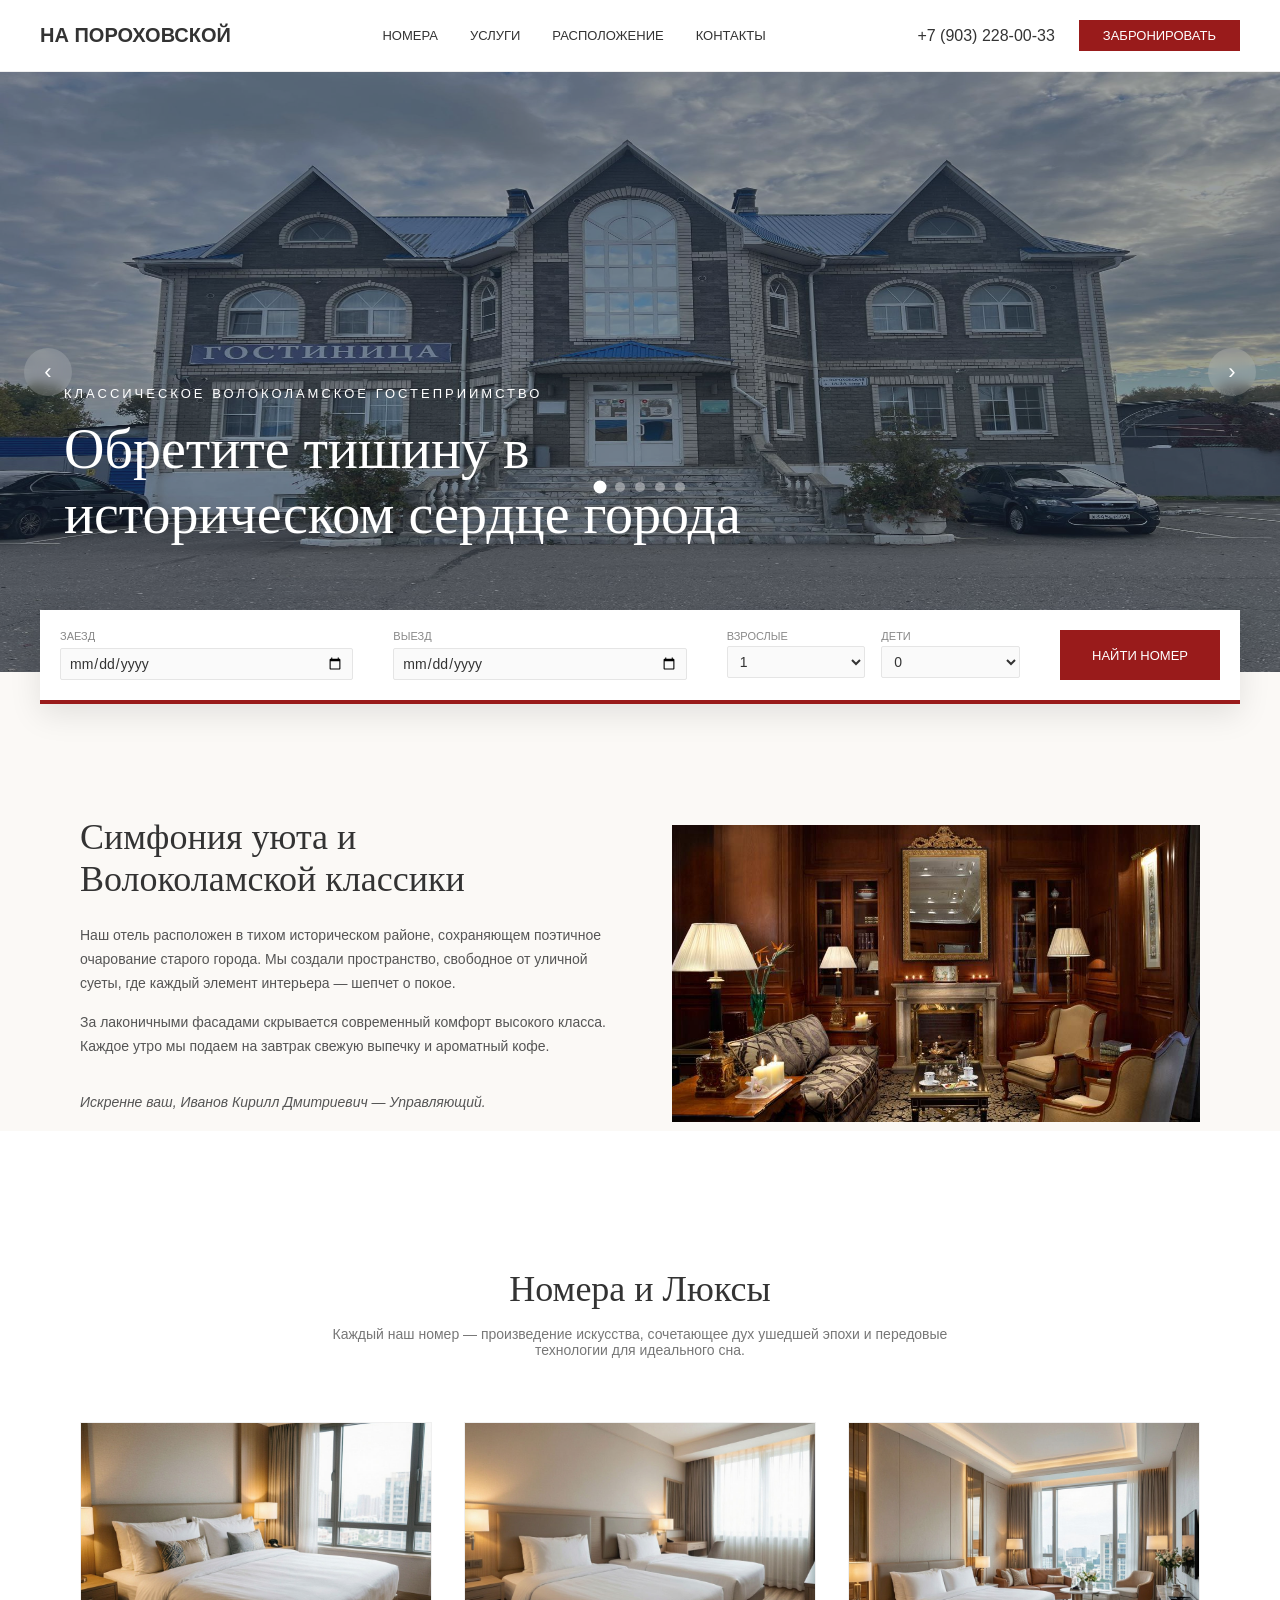
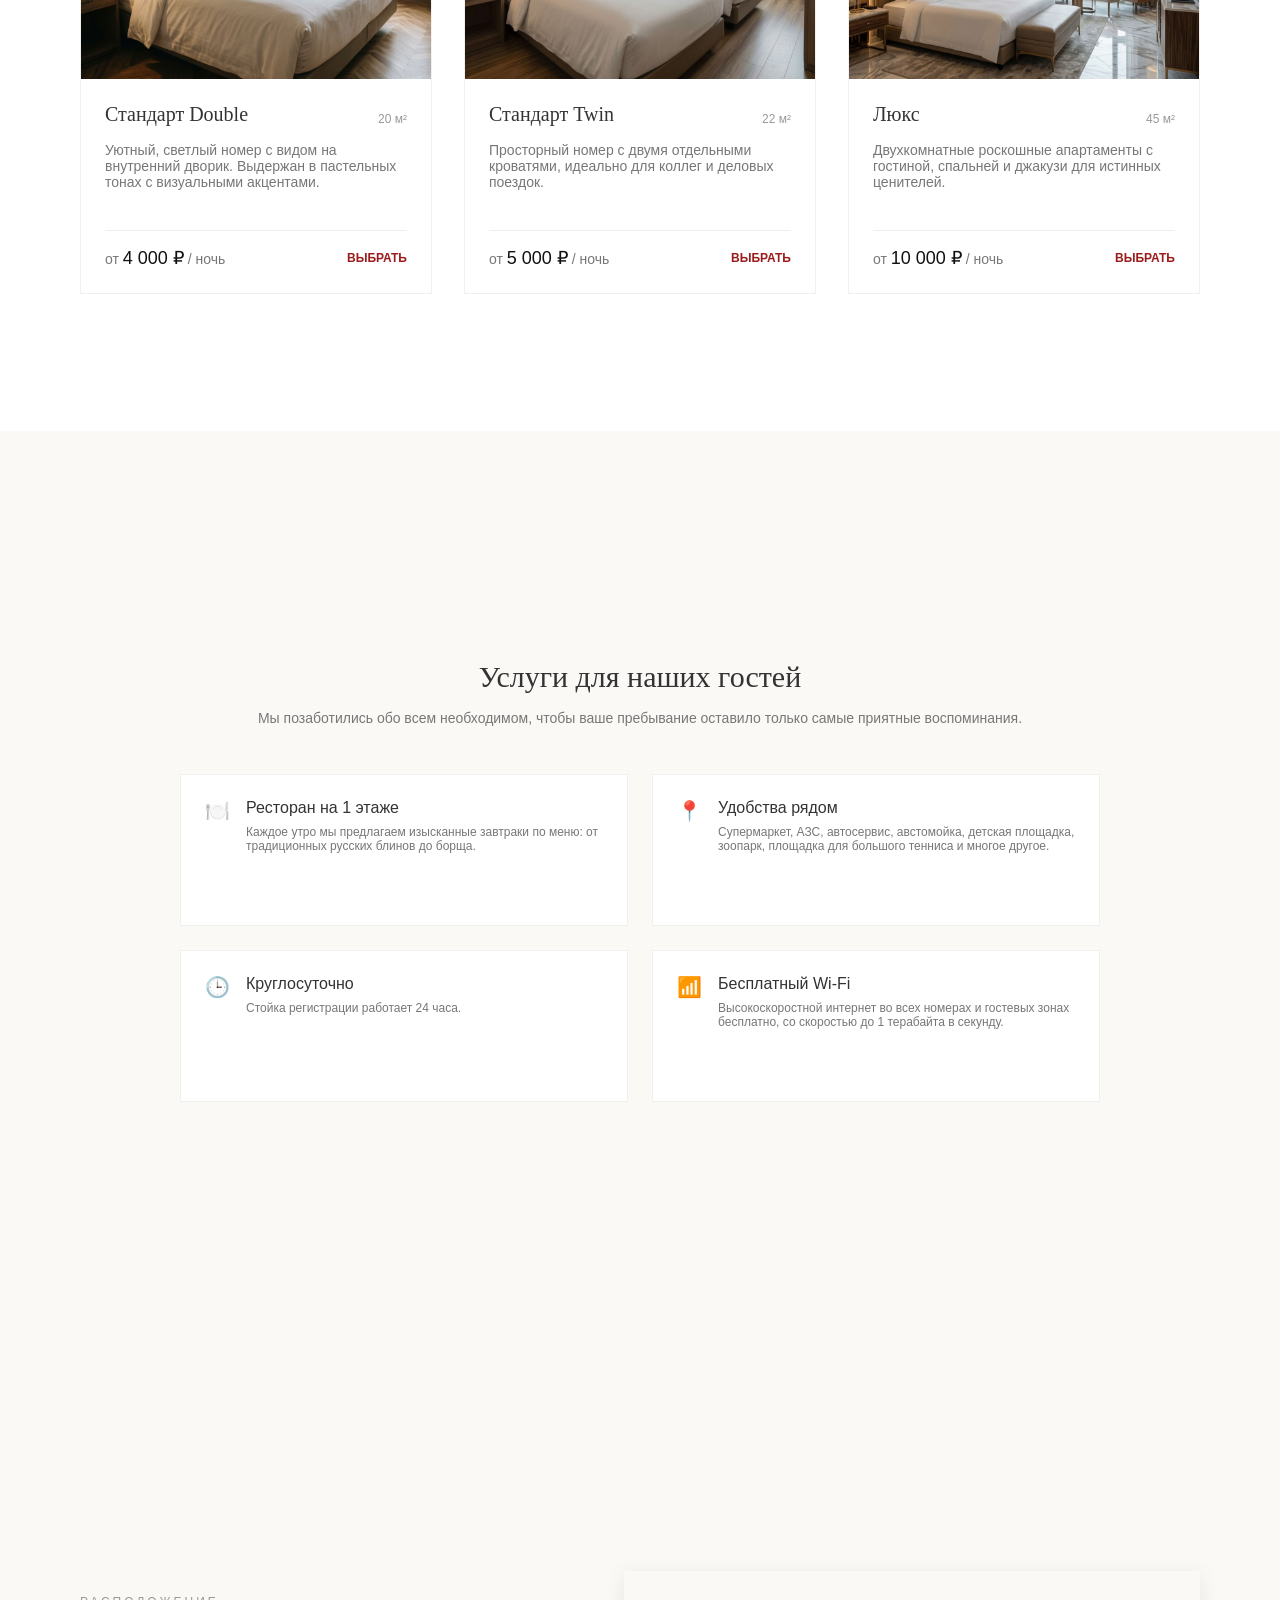
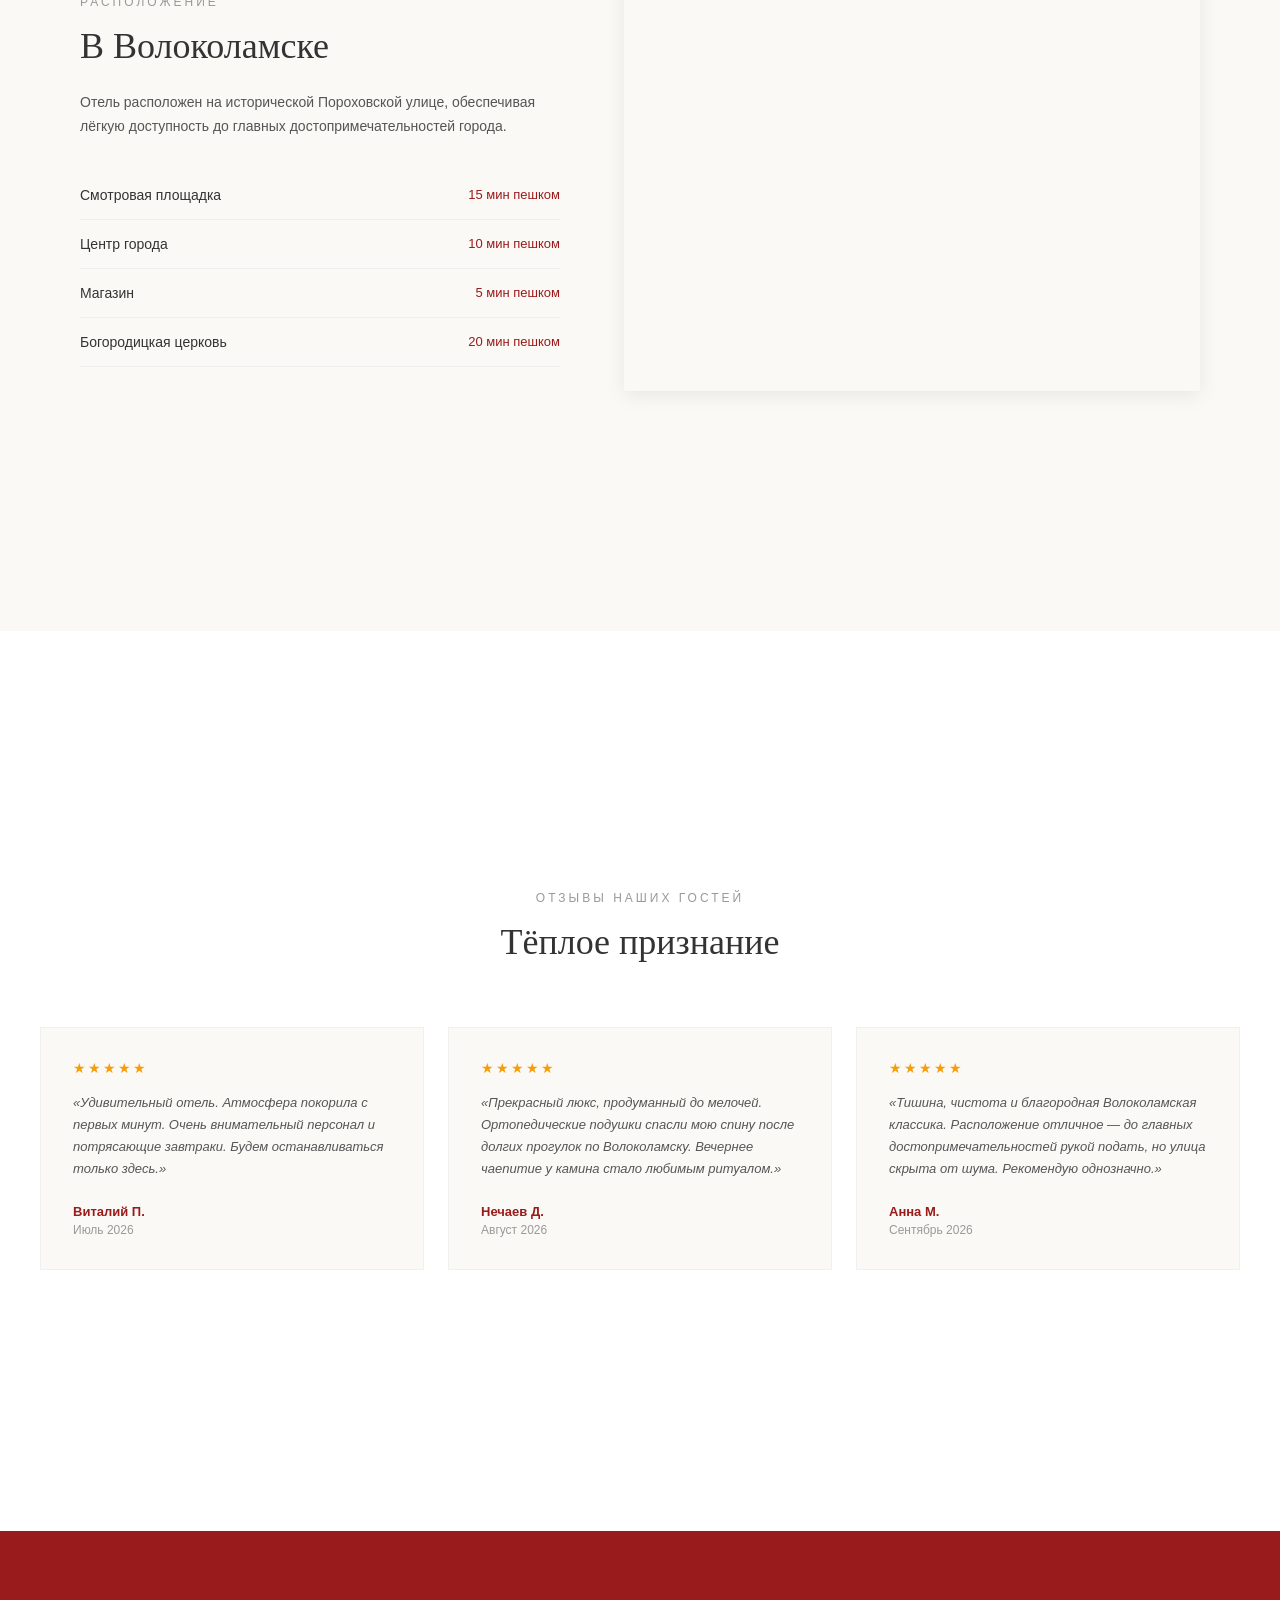
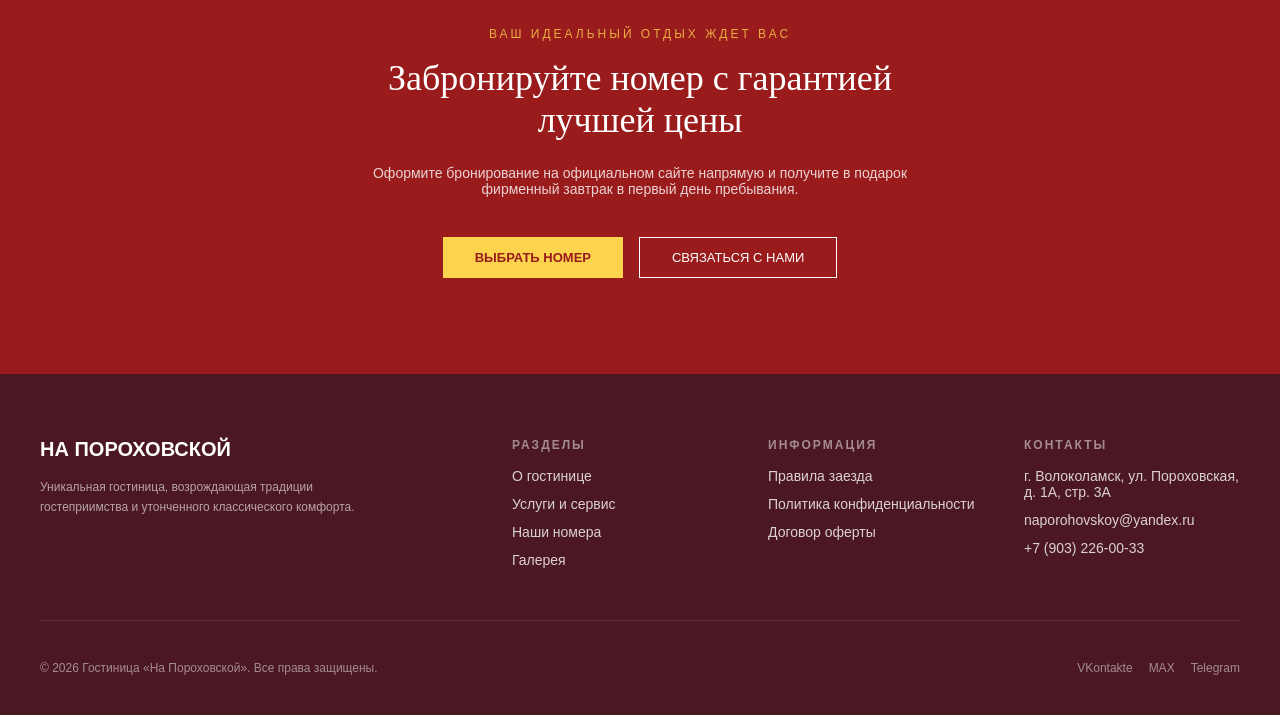
<file: index.html>
<!DOCTYPE html>
<html lang="ru">
<head>
    <meta charset="UTF-8">
    <meta name="viewport" content="width=device-width, initial-scale=1.0">
    <title>На Пороховской — Гостиница</title>

    <script>
        if ('scrollRestoration' in history) {
            history.scrollRestoration = 'manual';
        }
        window.addEventListener('load', function () {
            window.scrollTo(0, 0);
        });

        function goToRoom(roomKey) {
            var checkin = document.getElementById('checkin').value;
            var checkout = document.getElementById('checkout').value;
            var adults = document.getElementById('adults').value;
            var children = document.getElementById('children').value;

            var params = new URLSearchParams();
            params.set('room', roomKey);
            if (checkin) params.set('checkin', checkin);
            if (checkout) params.set('checkout', checkout);
            params.set('adults', adults);
            params.set('children', children);

            location.href = 'room.html?' + params.toString();
        }

        document.addEventListener('DOMContentLoaded', function () {
            document.querySelectorAll('a[href^="#"]').forEach(function (link) {
                link.addEventListener('click', function (e) {
                    var id = this.getAttribute('href');
                    if (id === '#' || id === '#top') {
                        e.preventDefault();
                        window.scrollTo({ top: 0, behavior: 'smooth' });
                        return;
                    }
                    var target = document.querySelector(id);
                    if (target) {
                        e.preventDefault();
                        target.scrollIntoView({ behavior: 'smooth', block: 'start' });
                    }
                });
            });

            var checkin = document.getElementById('checkin');
            var checkout = document.getElementById('checkout');
            var today = new Date().toISOString().split('T')[0];
            checkin.min = today;
            checkout.min = today;

            checkin.addEventListener('change', function () {
                if (this.value) {
                    var nextDay = new Date(this.value);
                    nextDay.setDate(nextDay.getDate() + 1);
                    checkout.min = nextDay.toISOString().split('T')[0];
                    if (checkout.value && checkout.value <= this.value) {
                        checkout.value = '';
                    }
                }
            });

            var slides = document.querySelectorAll('.hero-slider .slide');
            var dotsBox = document.getElementById('hero-dots');
            var prevBtn = document.getElementById('hero-prev');
            var nextBtn = document.getElementById('hero-next');
            var current = 0;
            var timer = null;
            var total = slides.length;

            if (total > 0) {
                slides.forEach(function (_, i) {
                    var dot = document.createElement('button');
                    dot.className = 'hero-dot' + (i === 0 ? ' active' : '');
                    dot.setAttribute('aria-label', 'Фото ' + (i + 1));
                    dot.addEventListener('click', function () {
                        goTo(i);
                        stopAuto();
                    });
                    dotsBox.appendChild(dot);
                });

                var dots = dotsBox.querySelectorAll('.hero-dot');

                function goTo(index) {
                    if (index < 0) index = total - 1;
                    if (index >= total) index = 0;
                    slides[current].classList.remove('active');
                    dots[current].classList.remove('active');
                    current = index;
                    slides[current].classList.add('active');
                    dots[current].classList.add('active');
                }

                function next() { goTo(current + 1); }
                function prev() { goTo(current - 1); }

                function startAuto() {
                    stopAuto();
                    timer = setInterval(next, 6000);
                }
                function stopAuto() {
                    if (timer) {
                        clearInterval(timer);
                        timer = null;
                    }
                }

                nextBtn.addEventListener('click', function () {
                    next();
                    stopAuto();
                });
                prevBtn.addEventListener('click', function () {
                    prev();
                    stopAuto();
                });

                var heroEl = document.querySelector('.hero-slider');
                heroEl.addEventListener('mouseenter', stopAuto);
                heroEl.addEventListener('mouseleave', startAuto);

                var touchStartX = 0;
                heroEl.addEventListener('touchstart', function (e) {
                    touchStartX = e.touches[0].clientX;
                }, { passive: true });
                heroEl.addEventListener('touchend', function (e) {
                    var dx = e.changedTouches[0].clientX - touchStartX;
                    if (Math.abs(dx) > 40) {
                        if (dx < 0) next(); else prev();
                        stopAuto();
                    }
                });

                document.addEventListener('keydown', function (e) {
                    if (e.key === 'ArrowLeft') { prev(); stopAuto(); }
                    if (e.key === 'ArrowRight') { next(); stopAuto(); }
                });

                startAuto();
            }
        });
    </script>

    <style>
        * {
            margin: 0;
            padding: 0;
            box-sizing: border-box;
        }
        body {
            font-family: Arial, sans-serif;
            background: #fbf9f6;
            color: #333;
        }
        h1, h2, h3 {
            font-family: Georgia, serif;
            font-weight: 400;
        }
        a {
            text-decoration: none;
            color: inherit;
        }
        img {
            display: block;
            max-width: 100%;
        }
        button {
            cursor: pointer;
            border: none;
            font-family: inherit;
        }
        section[id] {
            scroll-margin-top: 90px;
        }
        header {
            display: flex;
            justify-content: space-between;
            align-items: center;
            padding: 20px 40px;
            background: #fff;
            border-bottom: 1px solid #eee;
            position: sticky;
            top: 0;
            z-index: 100;
        }
        .logo {
            font-size: 20px;
            font-weight: 600;
            text-transform: uppercase;
            cursor: pointer;
        }
        nav {
            display: flex;
            gap: 32px;
            font-size: 13px;
            text-transform: uppercase;
        }
        nav a:hover {
            color: #991b1b;
        }
        .header-right {
            display: flex;
            align-items: center;
            gap: 24px;
        }
        .btn-book {
            background: #991b1b;
            color: #fff;
            padding: 8px 24px;
            font-size: 13px;
            text-transform: uppercase;
        }
        .hero {
            position: relative;
            height: 600px;
            background: #1f2937;
            display: flex;
            flex-direction: column;
            justify-content: flex-end;
        }
        .hero-slider {
            position: absolute;
            inset: 0;
            overflow: hidden;
        }
        .hero-slider .slide {
            position: absolute;
            inset: 0;
            width: 100%;
            height: 100%;
            opacity: 0;
            transition: opacity 0.8s ease;
        }
        .hero-slider .slide.active {
            opacity: 0.55;
        }
        .hero-nav {
            position: absolute;
            top: 50%;
            transform: translateY(-50%);
            z-index: 30;
            width: 48px;
            height: 48px;
            border-radius: 50%;
            background: rgba(255, 255, 255, 0.15);
            color: #fff;
            font-size: 22px;
            display: flex;
            align-items: center;
            justify-content: center;
            backdrop-filter: blur(6px);
            transition: background 0.2s, transform 0.2s;
        }
        .hero-nav:hover {
            background: rgba(153, 27, 27, 0.85);
        }
        .hero-prev {
            left: 24px;
        }
        .hero-next {
            right: 24px;
        }
        .hero-dots {
            position: absolute;
            bottom: 180px;
            left: 50%;
            transform: translateX(-50%);
            z-index: 30;
            display: flex;
            gap: 10px;
        }
        .hero-dot {
            width: 10px;
            height: 10px;
            border-radius: 50%;
            background: rgba(255, 255, 255, 0.4);
            padding: 0;
            transition: background 0.2s, transform 0.2s;
        }
        .hero-dot.active {
            background: #fff;
            transform: scale(1.3);
        }
        .hero-text {
            position: relative;
            z-index: 10;
            padding: 64px;
            max-width: 900px;
        }
        .hero-text p {
            color: #fff;
            font-size: 13px;
            letter-spacing: 3px;
            text-transform: uppercase;
            margin-bottom: 16px;
        }
        .hero-text h1 {
            color: #fff;
            font-size: 56px;
            line-height: 1.15;
        }
        .booking-bar {
            position: relative;
            z-index: 20;
            background: #fff;
            margin: 0 40px -32px;
            box-shadow: 0 10px 30px rgba(0,0,0,0.1);
            display: flex;
            flex-wrap: wrap;
            border-bottom: 4px solid #991b1b;
        }
        .booking-item {
            flex: 1;
            padding: 20px;
            min-width: 160px;
        }
        .booking-item p:first-child {
            font-size: 11px;
            color: #888;
            text-transform: uppercase;
            margin-bottom: 6px;
        }
        .booking-item input[type="date"] {
            border: 1px solid #e5e5e5;
            background: #fafafa;
            font-family: inherit;
            font-size: 14px;
            color: #333;
            padding: 6px 8px;
            width: 100%;
            border-radius: 2px;
            outline: none;
            cursor: pointer;
        }
        .booking-item input[type="date"]:focus {
            border-color: #991b1b;
            background: #fff;
        }
        .guests-row {
            display: flex;
            gap: 16px;
        }
        .guest-field {
            flex: 1;
            display: flex;
            flex-direction: column;
            gap: 4px;
        }
        .guest-field label {
            font-size: 11px;
            color: #888;
            text-transform: uppercase;
        }
        .guest-field select {
            border: 1px solid #e5e5e5;
            background: #fafafa;
            font-family: inherit;
            font-size: 14px;
            color: #333;
            padding: 6px 8px;
            border-radius: 2px;
            outline: none;
            cursor: pointer;
            width: 100%;
        }
        .guest-field select:focus {
            border-color: #991b1b;
            background: #fff;
        }
        .booking-btn {
            background: #991b1b;
            color: #fff;
            padding: 12px 32px;
            font-size: 13px;
            text-transform: uppercase;
            margin: 20px;
        }
        .about {
            padding: 96px 40px 0;
            max-width: 1200px;
            margin: 48px auto 0;
            display: grid;
            grid-template-columns: 1fr 1fr;
            gap: 64px;
            align-items: center;
        }
        .about h2 {
            font-size: 36px;
            margin-bottom: 24px;
        }
        .about p {
            color: #555;
            font-size: 14px;
            line-height: 1.7;
            margin-bottom: 16px;
        }
        .about .signature {
            margin-top: 32px;
            font-style: italic;
        }
        .rooms {
            padding: 80px 0;
            background: #fff;
            min-height: 100vh;
            display: flex;
            flex-direction: column;
            justify-content: center;
        }
        .rooms-header {
            max-width: 1200px;
            margin: 0 auto 64px;
            padding: 0 40px;
            text-align: center;
        }
        .rooms-header h2 {
            font-size: 36px;
        }
        .rooms-header p {
            color: #777;
            font-size: 14px;
            max-width: 640px;
            margin: 16px auto 0;
        }
        .rooms-grid {
            max-width: 1200px;
            margin: 0 auto;
            padding: 0 40px;
            display: grid;
            grid-template-columns: repeat(3, 1fr);
            gap: 32px;
        }
        .room-card {
            border: 1px solid #f0f0f0;
        }
        .room-card img {
            width: 100%;
            height: 256px;
            object-fit: cover;
        }
        .room-card .body {
            padding: 24px;
        }
        .room-card .top {
            display: flex;
            justify-content: space-between;
            align-items: flex-end;
            margin-bottom: 16px;
        }
        .room-card h3 {
            font-size: 20px;
        }
        .room-card .area {
            font-size: 12px;
            color: #999;
        }
        .room-card .desc {
            font-size: 14px;
            color: #777;
            margin-bottom: 24px;
            height: 64px;
        }
        .room-card .bottom {
            display: flex;
            justify-content: space-between;
            align-items: center;
            border-top: 1px solid #f0f0f0;
            padding-top: 16px;
        }
        .room-card .price {
            font-size: 14px;
            color: #777;
        }
        .room-card .price strong {
            font-size: 18px;
            color: #111;
            font-weight: 500;
        }
        .room-card .select {
            font-size: 12px;
            text-transform: uppercase;
            font-weight: 600;
            color: #991b1b;
            background: none;
        }
        .room-card .select:hover {
            text-decoration: underline;
        }
        .services {
            padding: 80px 0;
            min-height: 100vh;
            display: flex;
            flex-direction: column;
            justify-content: center;
        }
        .services-inner {
            max-width: 1000px;
            margin: 0 auto;
            padding: 0 40px;
            text-align: center;
        }
        .services h2 {
            font-size: 30px;
            margin-bottom: 16px;
        }
        .services p {
            font-size: 14px;
            color: #777;
            margin-bottom: 48px;
        }
        .services-grid {
            display: grid;
            grid-template-columns: 1fr 1fr;
            gap: 24px;
            text-align: left;
        }
        .service-card {
            background: #fff;
            padding: 24px;
            border: 1px solid #f0f0f0;
            display: flex;
            gap: 16px;
        }
        .service-icon {
            color: #991b1b;
            font-size: 20px;
        }
        .service-card h4 {
            font-weight: 500;
            margin-bottom: 8px;
        }
        .service-card p {
            font-size: 12px;
            color: #777;
        }
        .location {
            padding: 96px 40px;
            max-width: 1200px;
            margin: 0 auto;
            display: grid;
            grid-template-columns: 1fr 1.2fr;
            gap: 64px;
            align-items: center;
            min-height: 100vh;
        }
        .location .sub {
            font-size: 12px;
            color: #999;
            letter-spacing: 3px;
            text-transform: uppercase;
            margin-bottom: 16px;
        }
        .location h2 {
            font-size: 36px;
            margin-bottom: 24px;
        }
        .location .lead {
            color: #555;
            font-size: 14px;
            line-height: 1.7;
            margin-bottom: 32px;
        }
        .location-list {
            list-style: none;
        }
        .location-list li {
            display: flex;
            justify-content: space-between;
            align-items: center;
            padding: 16px 0;
            border-bottom: 1px solid #eee;
            font-size: 14px;
        }
        .location-list li span:last-child {
            color: #991b1b;
            font-size: 13px;
        }
        .location-map {
            width: 100%;
            height: 420px;
            box-shadow: 0 4px 20px rgba(0,0,0,0.08);
            border: 0;
        }
        .reviews {
            padding: 96px 40px;
            background: #fff;
            min-height: 100vh;
            display: flex;
            flex-direction: column;
            justify-content: center;
        }
        .reviews-inner {
            max-width: 1200px;
            margin: 0 auto;
            text-align: center;
        }
        .reviews .sub {
            font-size: 12px;
            color: #999;
            letter-spacing: 3px;
            text-transform: uppercase;
            margin-bottom: 16px;
        }
        .reviews h2 {
            font-size: 36px;
            margin-bottom: 64px;
        }
        .reviews-grid {
            display: grid;
            grid-template-columns: repeat(3, 1fr);
            gap: 24px;
        }
        .review-card {
            background: #fbf9f6;
            border: 1px solid #f0f0f0;
            padding: 32px;
            text-align: left;
        }
        .review-stars {
            color: #f59e0b;
            font-size: 14px;
            letter-spacing: 2px;
            margin-bottom: 16px;
        }
        .review-text {
            font-size: 13px;
            color: #555;
            line-height: 1.7;
            margin-bottom: 24px;
            font-style: italic;
        }
        .review-author {
            font-size: 13px;
            font-weight: 600;
            color: #991b1b;
            margin-bottom: 4px;
        }
        .review-date {
            font-size: 12px;
            color: #999;
        }
        .cta {
            background: #991b1b;
            color: #fff;
            padding: 96px 40px;
            text-align: center;
        }
        .cta p:first-child {
            font-size: 12px;
            letter-spacing: 3px;
            text-transform: uppercase;
            color: #fcd34d;
            margin-bottom: 16px;
        }
        .cta h2 {
            font-size: 36px;
            margin-bottom: 24px;
        }
        .cta p {
            font-size: 14px;
            opacity: 0.8;
            max-width: 560px;
            margin: 0 auto 40px;
        }
        .cta-buttons {
            display: flex;
            justify-content: center;
            gap: 16px;
            flex-wrap: wrap;
        }
        .cta-btn-primary {
            background: #fcd34d;
            color: #991b1b;
            padding: 12px 32px;
            font-size: 13px;
            text-transform: uppercase;
            font-weight: 600;
        }
        .cta-btn-outline {
            background: none;
            color: #fff;
            border: 1px solid #fff;
            padding: 12px 32px;
            font-size: 13px;
            text-transform: uppercase;
        }
        footer {
            background: #4a1723;
            color: #fff;
            padding: 64px 40px 0;
        }
        .footer-grid {
            max-width: 1200px;
            margin: 0 auto;
            display: grid;
            grid-template-columns: 2fr 1fr 1fr 1fr; /* Теперь 4 колонки */
            gap: 40px;
            border-bottom: 1px solid #6a2a3b;
            padding-bottom: 40px;
            margin-bottom: 40px;
        }
        .footer-grid .logo {
            margin-bottom: 16px;
        }
        .footer-grid p {
            font-size: 12px;
            opacity: 0.6;
            line-height: 1.7;
            max-width: 360px;
        }
        .footer-grid h5 {
            font-size: 12px;
            text-transform: uppercase;
            letter-spacing: 2px;
            margin-bottom: 16px;
            opacity: 0.5;
        }
        .footer-grid ul {
            list-style: none;
        }
        .footer-grid li {
            font-size: 14px;
            margin-bottom: 12px;
            opacity: 0.8;
        }
        .footer-bottom {
            max-width: 1200px;
            margin: 0 auto;
            display: flex;
            flex-wrap: wrap;
            justify-content: space-between;
            align-items: center;
            font-size: 12px;
            opacity: 0.5;
            padding-bottom: 40px;
        }
        .footer-bottom .links {
            display: flex;
            gap: 16px;
        }
        @media (max-width: 900px) {
            .about, .rooms-grid, .services-grid, .footer-grid, .location, .reviews-grid { grid-template-columns: 1fr; }
            .hero-text h1 { font-size: 36px; }
            .hero-text { padding: 32px; }
            .booking-bar { margin: 0 16px -32px; }
            header { padding: 16px 20px; }
            nav, .header-right .phone { display: none; }
            .about h2, .rooms-header h2, .cta h2, .location h2, .reviews h2 { font-size: 28px; }
            .location-map { height: 320px; }
            section[id] { scroll-margin-top: 70px; }
            .hero-nav { width: 40px; height: 40px; font-size: 18px; }
            .hero-prev { left: 12px; }
            .hero-next { right: 12px; }
            .hero-dots { bottom: 200px; }
        }
    </style>
</head>
<body id="top">

<header>
    <a href="#top" class="logo">На Пороховской</a>
    <nav>
        <a href="#rooms">Номера</a>
        <a href="#services">Услуги</a>
        <a href="#location">Расположение</a>
        <a href="#contacts">Контакты</a>
    </nav>
    <div class="header-right">
        <a href="tel:+79032280033" class="phone">+7 (903) 228-00-33</a>
        <button class="btn-book" onclick="document.getElementById('rooms').scrollIntoView({behavior:'smooth'})">Забронировать</button>
    </div>
</header>

<section class="hero">
    <div class="hero-slider">
        <img class="slide active" src="Спереди.jpg" alt="Отель — фото 1">
        <img class="slide" src="Спереди 2.jpg" alt="Отель — фото 2">
        <img class="slide" src="Спереди 3.jpg" alt="Отель — фото 3">
        <img class="slide" src="Спереди 4.jpg" alt="Отель — фото 4">
        <img class="slide" src="Спереди 5.jpg" alt="Отель — фото 5">
    </div>
    <button class="hero-nav hero-prev" id="hero-prev" aria-label="Предыдущее фото">‹</button>
    <button class="hero-nav hero-next" id="hero-next" aria-label="Следующее фото">›</button>
    <div class="hero-dots" id="hero-dots"></div>

    <div class="hero-text">
        <p>Классическое волоколамское гостеприимство</p>
        <h1>Обретите тишину в <br>историческом сердце города</h1>
    </div>
    <div class="booking-bar">
        <div class="booking-item">
            <p>Заезд</p>
            <input type="date" id="checkin">
        </div>
        <div class="booking-item">
            <p>Выезд</p>
            <input type="date" id="checkout">
        </div>
        <div class="booking-item">
            <div class="guests-row">
                <div class="guest-field">
                    <label for="adults">Взрослые</label>
                    <select id="adults">
                        <option value="1" selected>1</option>
                        <option value="2">2</option>
                        <option value="3">3</option>
                        <option value="4">4</option>
                        <option value="5">5</option>
                        <option value="6">6</option>
                    </select>
                </div>
                <div class="guest-field">
                    <label for="children">Дети</label>
                    <select id="children">
                        <option value="0" selected>0</option>
                        <option value="1">1</option>
                        <option value="2">2</option>
                        <option value="3">3</option>
                        <option value="4">4</option>
                        <option value="5">5</option>
                        <option value="6">6</option>
                    </select>
                </div>
            </div>
        </div>
        <button class="booking-btn" onclick="document.getElementById('rooms').scrollIntoView({behavior:'smooth'})">Найти номер</button>
    </div>
</section>

<section class="about" id="about">
    <div>
        <h2>Симфония уюта и <br>Волоколамской классики</h2>
        <p>Наш отель расположен в тихом историческом районе, сохраняющем поэтичное очарование старого города. Мы создали пространство, свободное от уличной суеты, где каждый элемент интерьера — шепчет о покое.</p>
        <p>За лаконичными фасадами скрывается современный комфорт высокого класса. Каждое утро мы подаем на завтрак свежую выпечку и ароматный кофе.</p>
        <p class="signature">Искренне ваш, Иванов Кирилл Дмитриевич — Управляющий.</p>
    </div>
    <img src="Холл.jpg" alt="Холл">
</section>

<section class="rooms" id="rooms">
    <div class="rooms-header">
        <h2>Номера и Люксы</h2>
        <p>Каждый наш номер — произведение искусства, сочетающее дух ушедшей эпохи и передовые технологии для идеального сна.</p>
    </div>
    <div class="rooms-grid">
        <div class="room-card">
            <img src="Стандарт Double.jpg" alt="Стандарт Double">
            <div class="body">
                <div class="top">
                    <h3>Стандарт Double</h3>
                    <span class="area">20 м²</span>
                </div>
                <p class="desc">Уютный, светлый номер с видом на внутренний дворик. Выдержан в пастельных тонах с визуальными акцентами.</p>
                <div class="bottom">
                    <p class="price">от <strong>4 000 ₽</strong> / ночь</p>
                    <button class="select" onclick="goToRoom('standard-double')">Выбрать</button>
                </div>
            </div>
        </div>
        <div class="room-card">
            <img src="Стандарт Twin.jpg" alt="Стандарт Twin">
            <div class="body">
                <div class="top">
                    <h3>Стандарт Twin</h3>
                    <span class="area">22 м²</span>
                </div>
                <p class="desc">Просторный номер с двумя отдельными кроватями, идеально для коллег и деловых поездок.</p>
                <div class="bottom">
                    <p class="price">от <strong>5 000 ₽</strong> / ночь</p>
                    <button class="select" onclick="goToRoom('standard-twin')">Выбрать</button>
                </div>
            </div>
        </div>
        <div class="room-card">
            <img src="Люкс.jpg" alt="Люкс">
            <div class="body">
                <div class="top">
                    <h3>Люкс</h3>
                    <span class="area">45 м²</span>
                </div>
                <p class="desc">Двухкомнатные роскошные апартаменты с гостиной, спальней и джакузи для истинных ценителей.</p>
                <div class="bottom">
                    <p class="price">от <strong>10 000 ₽</strong> / ночь</p>
                    <button class="select" onclick="goToRoom('lux')">Выбрать</button>
                </div>
            </div>
        </div>
    </div>
</section>

<section class="services" id="services">
    <div class="services-inner">
        <h2>Услуги для наших гостей</h2>
        <p>Мы позаботились обо всем необходимом, чтобы ваше пребывание оставило только самые приятные воспоминания.</p>
        <div class="services-grid">
            <div class="service-card">
                <div class="service-icon">🍽️</div>
                <div>
                    <h4>Ресторан на 1 этаже</h4>
                    <p>Каждое утро мы предлагаем изысканные завтраки по меню: от традиционных русских блинов до борща.</p>
                </div>
            </div>
            <div class="service-card">
                <div class="service-icon">📍</div>
                <div>
                    <h4>Удобства рядом</h4>
                    <p>Супермаркет, АЗС, автосервис, австомойка, детская площадка, зоопарк, площадка для большого тенниса и многое другое.</p>
                </div>
            </div>
            <div class="service-card">
                <div class="service-icon">🕒</div>
                <div>
                    <h4>Круглосуточно</h4>
                    <p>Стойка регистрации работает 24 часа.</p>
                </div>
            </div>
            <div class="service-card">
                <div class="service-icon">📶</div>
                <div>
                    <h4>Бесплатный Wi-Fi</h4>
                    <p>Высокоскоростной интернет во всех номерах и гостевых зонах бесплатно, со скоростью до 1 терабайта в секунду.</p>
                </div>
            </div>
        </div>
    </div>
</section>

<section class="location" id="location">
    <div>
        <p class="sub">Расположение</p>
        <h2>В Волоколамске</h2>
        <p class="lead">Отель расположен на исторической Пороховской улице, обеспечивая лёгкую доступность до главных достопримечательностей города.</p>
        <ul class="location-list">
            <li><span>Смотровая площадка</span><span>15 мин пешком</span></li>
            <li><span>Центр города</span><span>10 мин пешком</span></li>
            <li><span>Магазин</span><span>5 мин пешком</span></li>
            <li><span>Богородицкая церковь</span><span>20 мин пешком</span></li>
        </ul>
    </div>
    <iframe
        class="location-map"
        src="https://yandex.ru/map-widget/v1/?ll=35.941127%2C56.020200&z=16&pt=35.941127,56.020200,pm2rdm"
        allowfullscreen
        loading="lazy"
        title="Карта расположения отеля">
    </iframe>
</section>

<section class="reviews">
    <div class="reviews-inner">
        <p class="sub">Отзывы наших гостей</p>
        <h2>Тёплое признание</h2>
        <div class="reviews-grid">
            <div class="review-card">
                <div class="review-stars">★★★★★</div>
                <p class="review-text">«Удивительный отель. Атмосфера покорила с первых минут. Очень внимательный персонал и потрясающие завтраки. Будем останавливаться только здесь.»</p>
                <p class="review-author">Виталий П.</p>
                <p class="review-date">Июль 2026</p>
            </div>
            <div class="review-card">
                <div class="review-stars">★★★★★</div>
                <p class="review-text">«Прекрасный люкс, продуманный до мелочей. Ортопедические подушки спасли мою спину после долгих прогулок по Волоколамску. Вечернее чаепитие у камина стало любимым ритуалом.»</p>
                <p class="review-author">Нечаев Д.</p>
                <p class="review-date">Август 2026</p>
            </div>
            <div class="review-card">
                <div class="review-stars">★★★★★</div>
                <p class="review-text">«Тишина, чистота и благородная Волоколамская классика. Расположение отличное — до главных достопримечательностей рукой подать, но улица скрыта от шума. Рекомендую однозначно.»</p>
                <p class="review-author">Анна М.</p>
                <p class="review-date">Сентябрь 2026</p>
            </div>
        </div>
    </div>
</section>

<section class="cta">
    <p>Ваш идеальный отдых ждет вас</p>
    <h2>Забронируйте номер с гарантией<br>лучшей цены</h2>
    <p>Оформите бронирование на официальном сайте напрямую и получите в подарок фирменный завтрак в первый день пребывания.</p>
    <div class="cta-buttons">
        <button class="cta-btn-primary" onclick="document.getElementById('rooms').scrollIntoView({behavior:'smooth'})">Выбрать номер</button>
        <a href="https://t.me/+79043569595" target="_blank" rel="noopener" class="cta-btn-outline" style="display:inline-block; text-decoration:none; text-align:center;">Связаться с нами</a>
    </div>
</section>

<footer id="contacts">
    <div class="footer-grid">
        <div>
            <div class="logo">На Пороховской</div>
            <p>Уникальная гостиница, возрождающая традиции гостеприимства и утонченного классического комфорта.</p>
        </div>

        <div>
            <h5>Разделы</h5>
            <ul>
                <li><a href="#about">О гостинице</a></li>
                <li><a href="#services">Услуги и сервис</a></li>
                <li><a href="#rooms">Наши номера</a></li>
                <li><a href="#">Галерея</a></li>
            </ul>
        </div>

        <div>
            <h5>Информация</h5>
            <ul>
                <li><a href="checkin-rules.html">Правила заезда</a></li>
                <li><a href="privacy.html">Политика конфиденциальности</a></li>
                <li><a href="offer.html">Договор оферты</a></li>
            </ul>
        </div>

        <div>
            <h5>Контакты</h5>
            <ul>
                <li>г. Волоколамск, ул. Пороховская, д. 1А, стр. 3А</li>
                <li><a href="mailto:naporohovskoy@yandex.ru">naporohovskoy@yandex.ru</a></li>
                <li><a href="tel:+79032260033">+7 (903) 226-00-33</a></li>
            </ul>
        </div>
    </div>

    <div class="footer-bottom">
        <p>&copy; 2026 Гостиница «На Пороховской». Все права защищены.</p>
        <div class="links">
            <a href="https://vk.ru/kirll_pon" target="_blank;">VKontakte</a>
            <a href="https://vk.ru/id493914817" target="_blank;">MAX</a>
            <a href="https://t.me/+79043569595" target="_blank;">Telegram</a>
        </div>
    </div>
</footer>
</body>
</html>
</file>
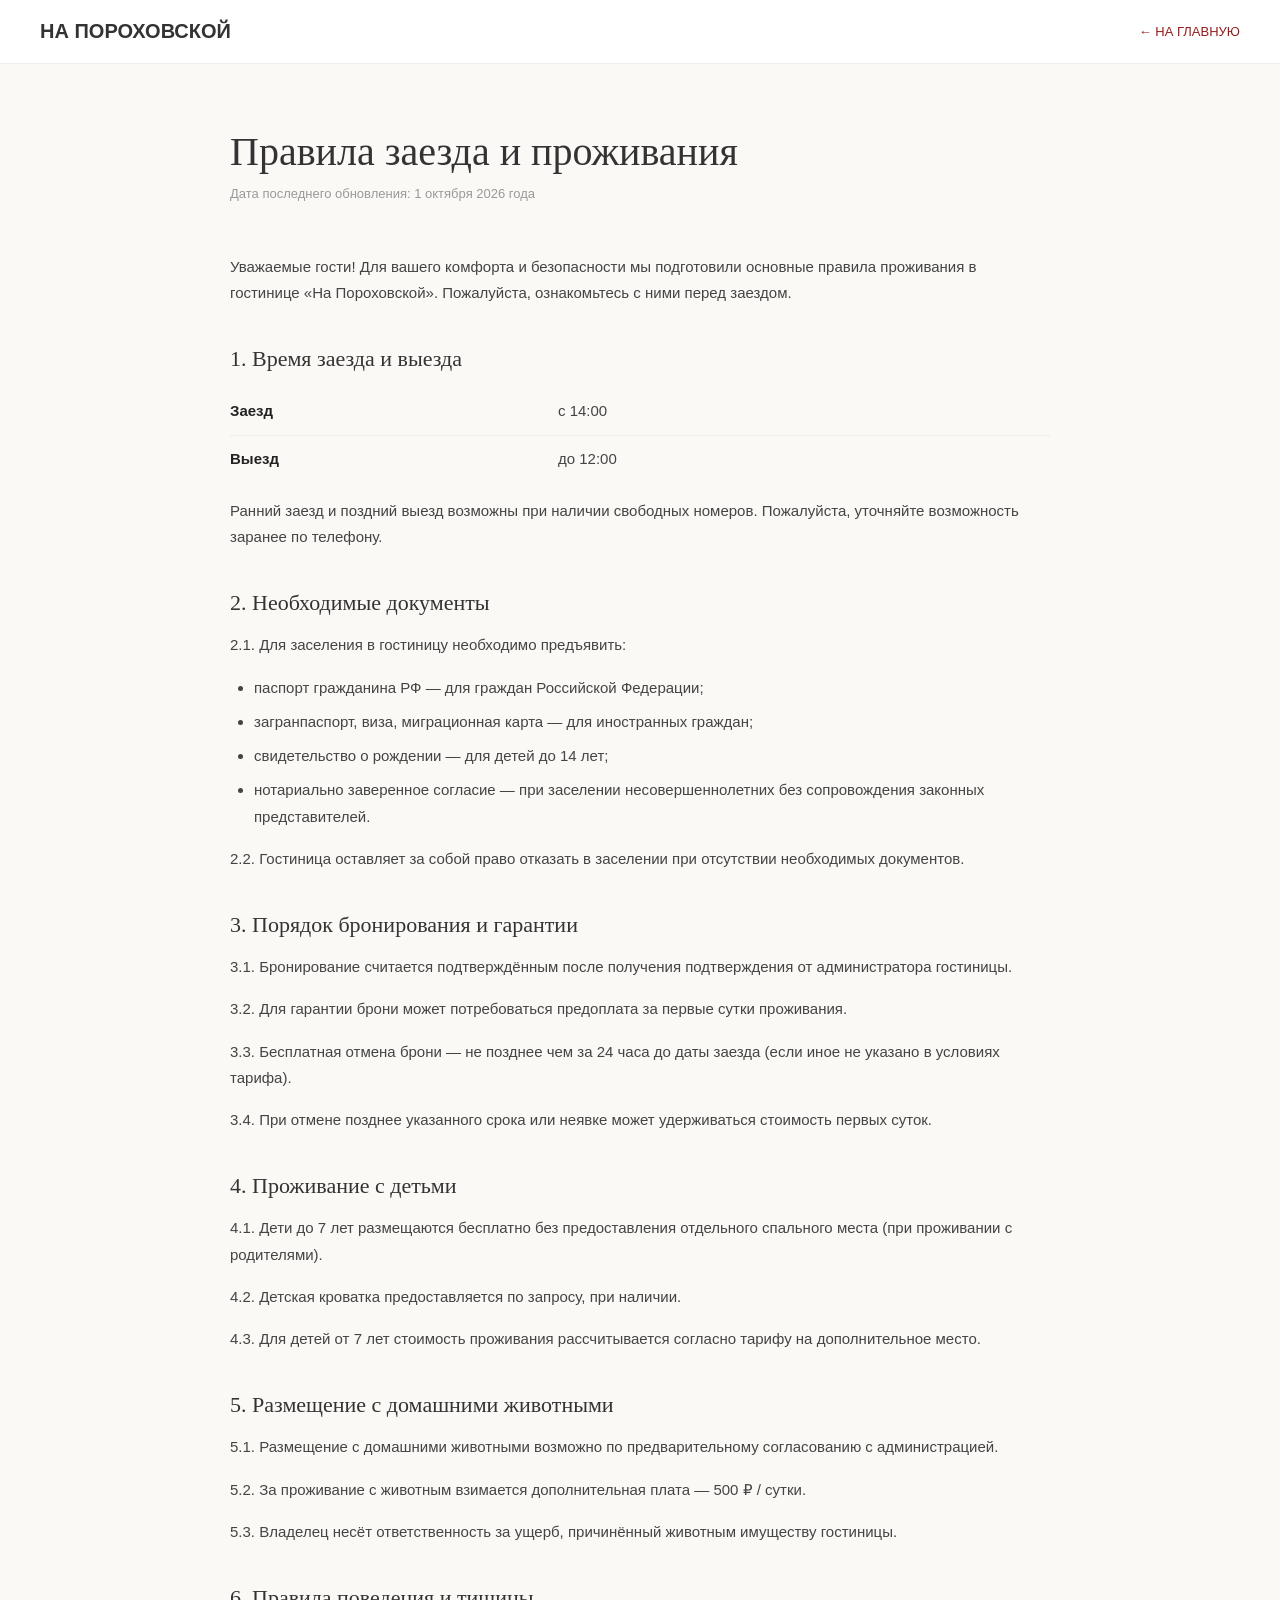
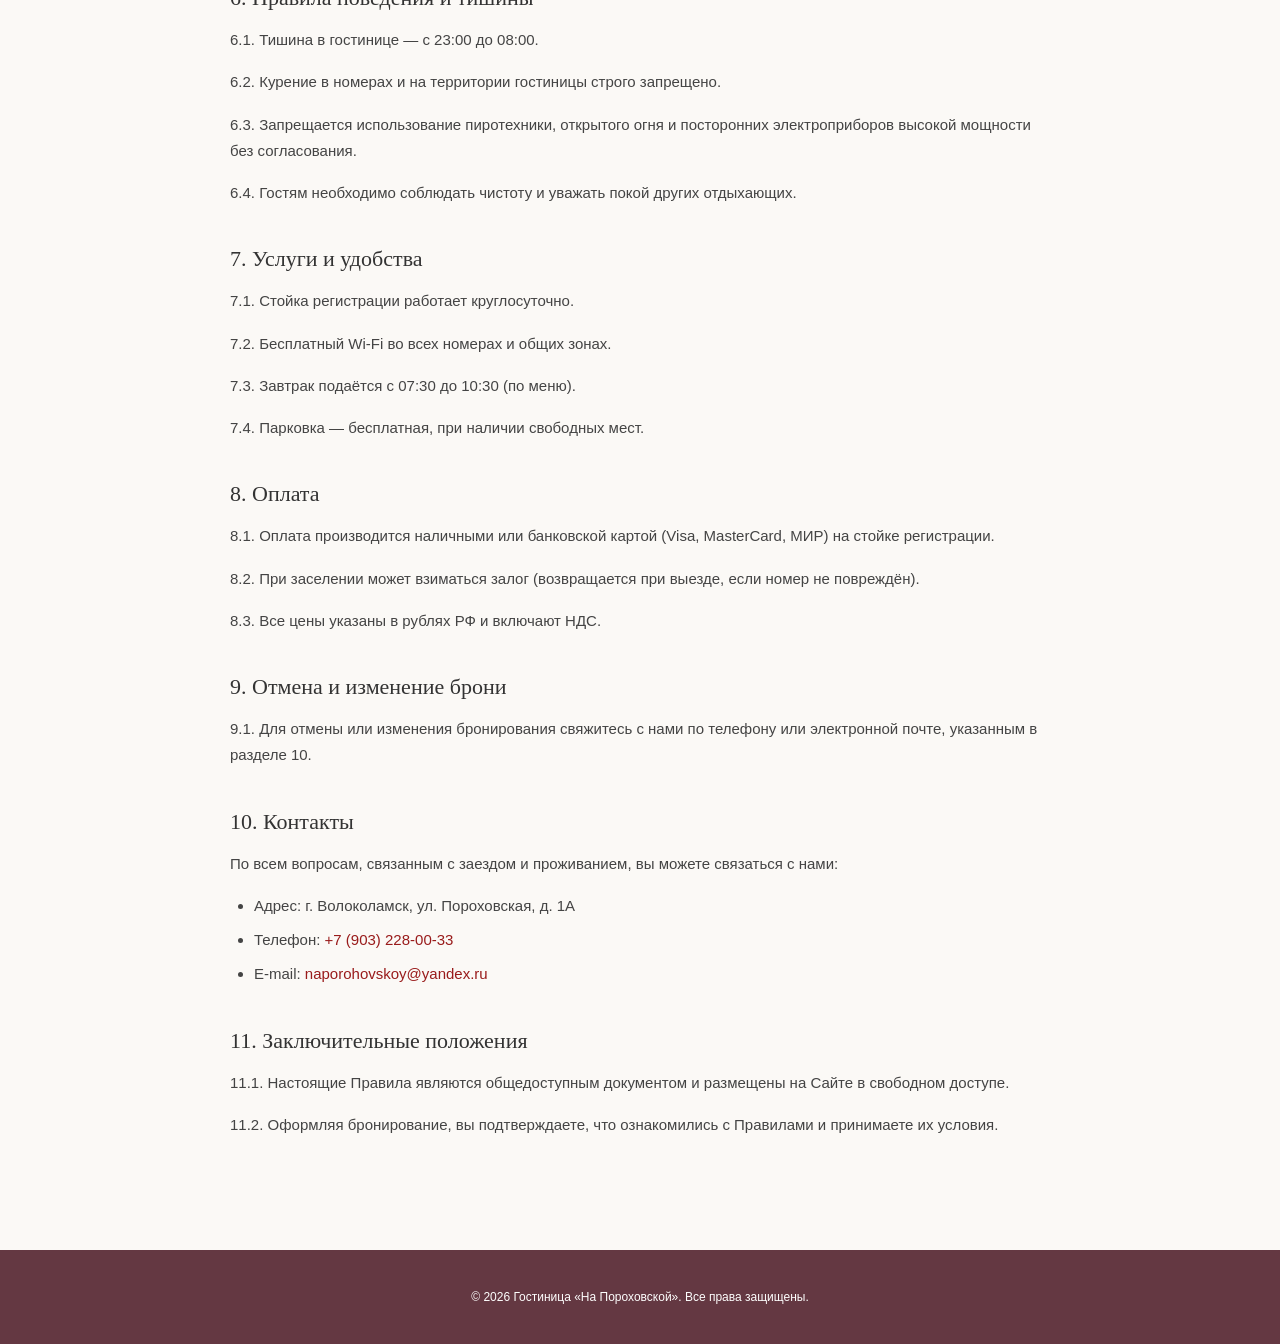
<file: checkin-rules.html>
<!DOCTYPE html>
<html lang="ru">
<head>
    <meta charset="UTF-8">
    <meta name="viewport" content="width=device-width, initial-scale=1.0">
    <title>Правила заезда — На Пороховской</title>

    <script>
        if ('scrollRestoration' in history) {
            history.scrollRestoration = 'manual';
        }
        window.addEventListener('load', function () {
            window.scrollTo(0, 0);
        });
    </script>

    <style>
        * {
            margin: 0;
            padding: 0;
            box-sizing: border-box;
        }
        body {
            font-family: Arial, sans-serif;
            background: #fbf9f6;
            color: #333;
        }
        h1, h2, h3 {
            font-family: Georgia, serif;
            font-weight: 400;
        }
        a {
            text-decoration: none;
            color: inherit;
        }

        header {
            display: flex;
            justify-content: space-between;
            align-items: center;
            padding: 20px 40px;
            background: #fff;
            border-bottom: 1px solid #eee;
            position: sticky;
            top: 0;
            z-index: 100;
        }
        .logo {
            font-size: 20px;
            font-weight: 600;
            text-transform: uppercase;
        }
        .back-link {
            font-size: 13px;
            text-transform: uppercase;
            color: #991b1b;
            border-bottom: 1px solid transparent;
        }
        .back-link:hover {
            border-color: #991b1b;
        }

        .policy {
            max-width: 900px;
            margin: 0 auto;
            padding: 64px 40px 96px;
        }
        .policy h1 {
            font-size: 40px;
            margin-bottom: 8px;
        }
        .policy .updated {
            font-size: 13px;
            color: #999;
            margin-bottom: 48px;
        }
        .policy h2 {
            font-size: 22px;
            margin-top: 40px;
            margin-bottom: 16px;
        }
        .policy p {
            font-size: 15px;
            line-height: 1.75;
            color: #444;
            margin-bottom: 16px;
        }
        .policy ul {
            margin: 0 0 16px 24px;
        }
        .policy li {
            font-size: 15px;
            line-height: 1.75;
            color: #444;
            margin-bottom: 8px;
        }
        .policy table {
            width: 100%;
            border-collapse: collapse;
            margin: 0 0 16px;
        }
        .policy table td {
            font-size: 15px;
            line-height: 1.75;
            color: #444;
            padding: 10px 0;
            border-bottom: 1px solid #eee;
            vertical-align: top;
        }
        .policy table td:first-child {
            font-weight: 600;
            color: #222;
            width: 40%;
        }
        .policy table tr:last-child td {
            border-bottom: none;
        }
        .policy a {
            color: #991b1b;
            border-bottom: 1px solid transparent;
        }
        .policy a:hover {
            border-color: #991b1b;
        }

        footer {
            background: #4a1723;
            color: #fff;
            padding: 40px;
            text-align: center;
            font-size: 12px;
            opacity: 0.85;
        }

        @media (max-width: 900px) {
            .policy {
                padding: 32px 20px 64px;
            }
            .policy h1 {
                font-size: 28px;
            }
            header {
                padding: 16px 20px;
            }
        }
    </style>
</head>
<body>

<header>
    <a href="index.html" class="logo">На Пороховской</a>
    <a href="index.html" class="back-link">← На главную</a>
</header>

<main class="policy">
    <h1>Правила заезда и проживания</h1>
    <p class="updated">Дата последнего обновления: 1 октября 2026 года</p>

    <p>Уважаемые гости! Для вашего комфорта и безопасности мы подготовили основные правила проживания в гостинице «На Пороховской». Пожалуйста, ознакомьтесь с ними перед заездом.</p>

    <h2>1. Время заезда и выезда</h2>
    <table>
        <tr>
            <td>Заезд</td>
            <td>с 14:00</td>
        </tr>
        <tr>
            <td>Выезд</td>
            <td>до 12:00</td>
        </tr>
    </table>
    <p>Ранний заезд и поздний выезд возможны при наличии свободных номеров. Пожалуйста, уточняйте возможность заранее по телефону.</p>

    <h2>2. Необходимые документы</h2>
    <p>2.1. Для заселения в гостиницу необходимо предъявить:</p>
    <ul>
        <li>паспорт гражданина РФ — для граждан Российской Федерации;</li>
        <li>загранпаспорт, виза, миграционная карта — для иностранных граждан;</li>
        <li>свидетельство о рождении — для детей до 14 лет;</li>
        <li>нотариально заверенное согласие — при заселении несовершеннолетних без сопровождения законных представителей.</li>
    </ul>
    <p>2.2. Гостиница оставляет за собой право отказать в заселении при отсутствии необходимых документов.</p>

    <h2>3. Порядок бронирования и гарантии</h2>
    <p>3.1. Бронирование считается подтверждённым после получения подтверждения от администратора гостиницы.</p>
    <p>3.2. Для гарантии брони может потребоваться предоплата за первые сутки проживания.</p>
    <p>3.3. Бесплатная отмена брони — не позднее чем за 24 часа до даты заезда (если иное не указано в условиях тарифа).</p>
    <p>3.4. При отмене позднее указанного срока или неявке может удерживаться стоимость первых суток.</p>

    <h2>4. Проживание с детьми</h2>
    <p>4.1. Дети до 7 лет размещаются бесплатно без предоставления отдельного спального места (при проживании с родителями).</p>
    <p>4.2. Детская кроватка предоставляется по запросу, при наличии.</p>
    <p>4.3. Для детей от 7 лет стоимость проживания рассчитывается согласно тарифу на дополнительное место.</p>

    <h2>5. Размещение с домашними животными</h2>
    <p>5.1. Размещение с домашними животными возможно по предварительному согласованию с администрацией.</p>
    <p>5.2. За проживание с животным взимается дополнительная плата — 500 ₽ / сутки.</p>
    <p>5.3. Владелец несёт ответственность за ущерб, причинённый животным имуществу гостиницы.</p>

    <h2>6. Правила поведения и тишины</h2>
    <p>6.1. Тишина в гостинице — с 23:00 до 08:00.</p>
    <p>6.2. Курение в номерах и на территории гостиницы строго запрещено.</p>
    <p>6.3. Запрещается использование пиротехники, открытого огня и посторонних электроприборов высокой мощности без согласования.</p>
    <p>6.4. Гостям необходимо соблюдать чистоту и уважать покой других отдыхающих.</p>

    <h2>7. Услуги и удобства</h2>
    <p>7.1. Стойка регистрации работает круглосуточно.</p>
    <p>7.2. Бесплатный Wi-Fi во всех номерах и общих зонах.</p>
    <p>7.3. Завтрак подаётся с 07:30 до 10:30 (по меню).</p>
    <p>7.4. Парковка — бесплатная, при наличии свободных мест.</p>

    <h2>8. Оплата</h2>
    <p>8.1. Оплата производится наличными или банковской картой (Visa, MasterCard, МИР) на стойке регистрации.</p>
    <p>8.2. При заселении может взиматься залог (возвращается при выезде, если номер не повреждён).</p>
    <p>8.3. Все цены указаны в рублях РФ и включают НДС.</p>

    <h2>9. Отмена и изменение брони</h2>
    <p>9.1. Для отмены или изменения бронирования свяжитесь с нами по телефону или электронной почте, указанным в разделе 10.</p>

    <h2>10. Контакты</h2>
    <p>По всем вопросам, связанным с заездом и проживанием, вы можете связаться с нами:</p>
    <ul>
        <li>Адрес: г. Волоколамск, ул. Пороховская, д. 1А</li>
        <li>Телефон: <a href="tel:+79032280033">+7 (903) 228-00-33</a></li>
        <li>E-mail: <a href="mailto:naporohovskoy@yandex.ru">naporohovskoy@yandex.ru</a></li>
    </ul>

    <h2>11. Заключительные положения</h2>
    <p>11.1. Настоящие Правила являются общедоступным документом и размещены на Сайте в свободном доступе.</p>
    <p>11.2. Оформляя бронирование, вы подтверждаете, что ознакомились с Правилами и принимаете их условия.</p>
</main>

<footer>
    &copy; 2026 Гостиница «На Пороховской». Все права защищены.
</footer>

</body>
</html>
</file>
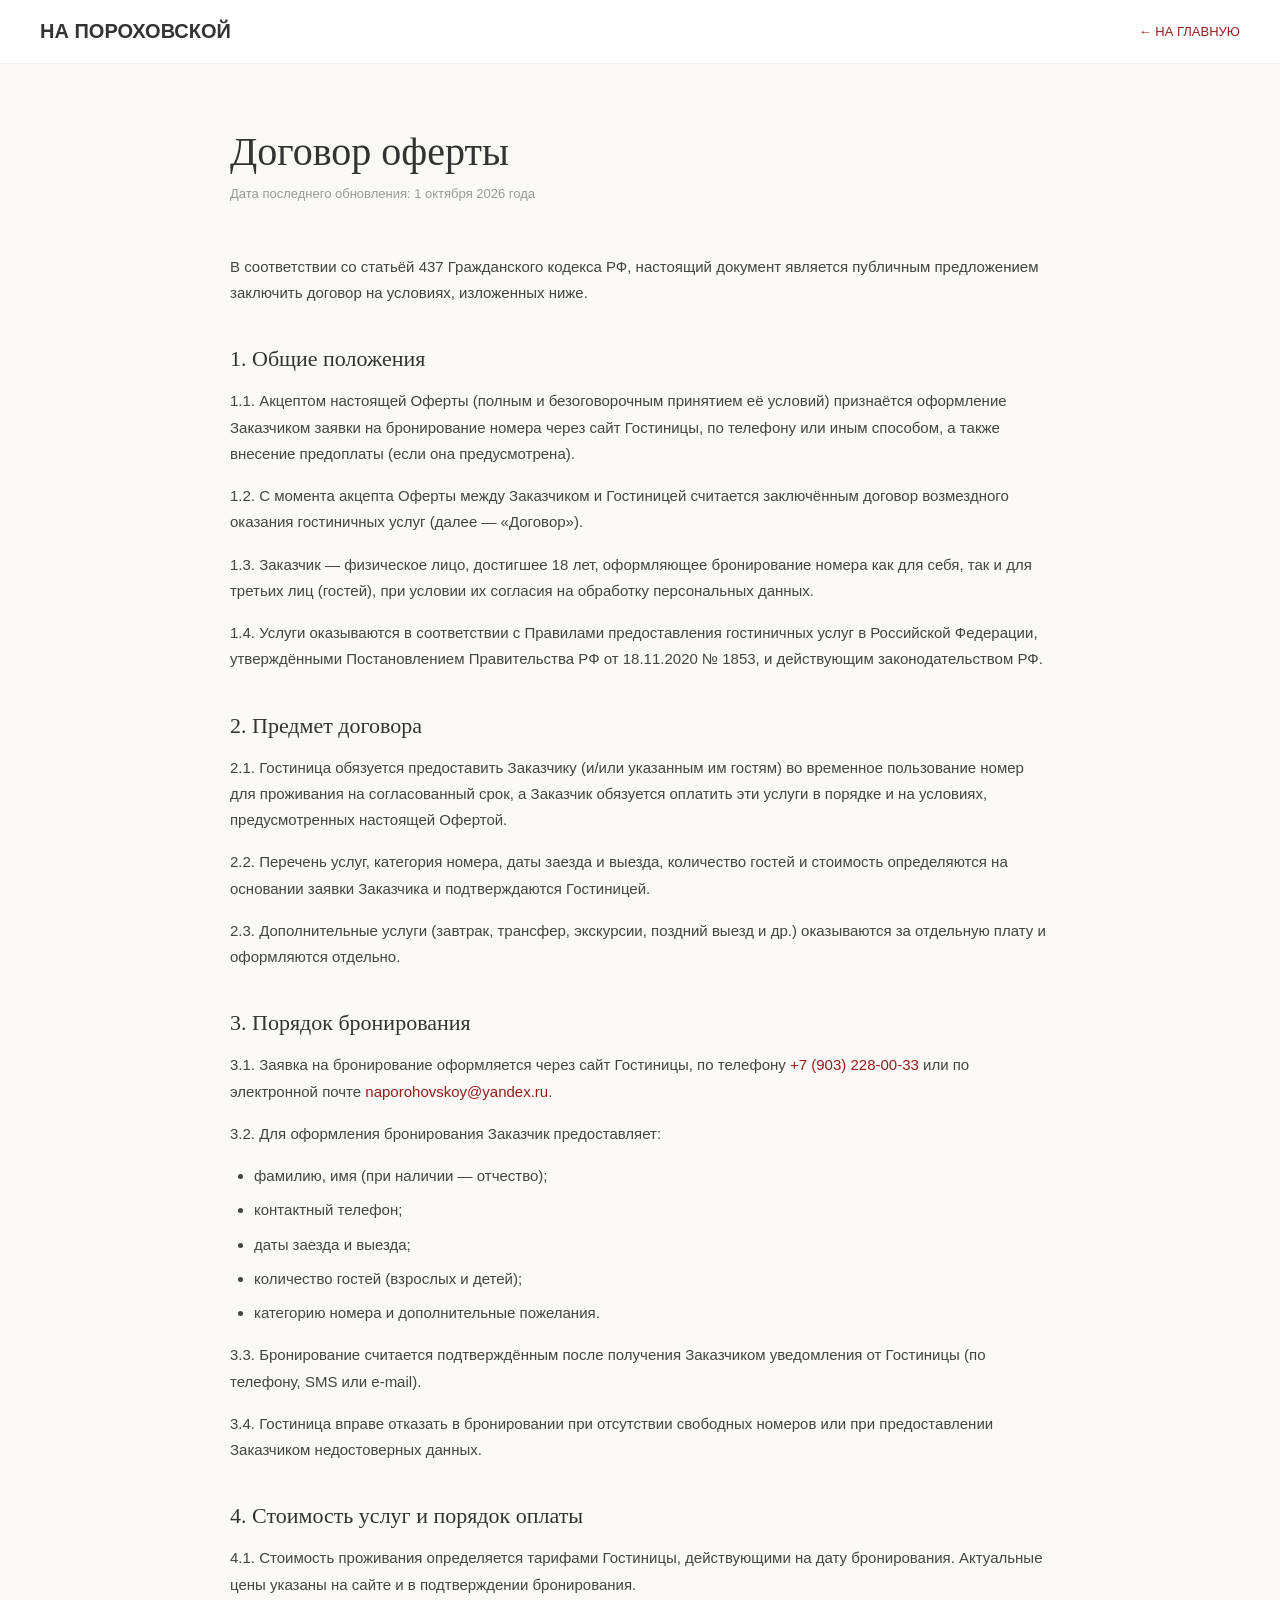
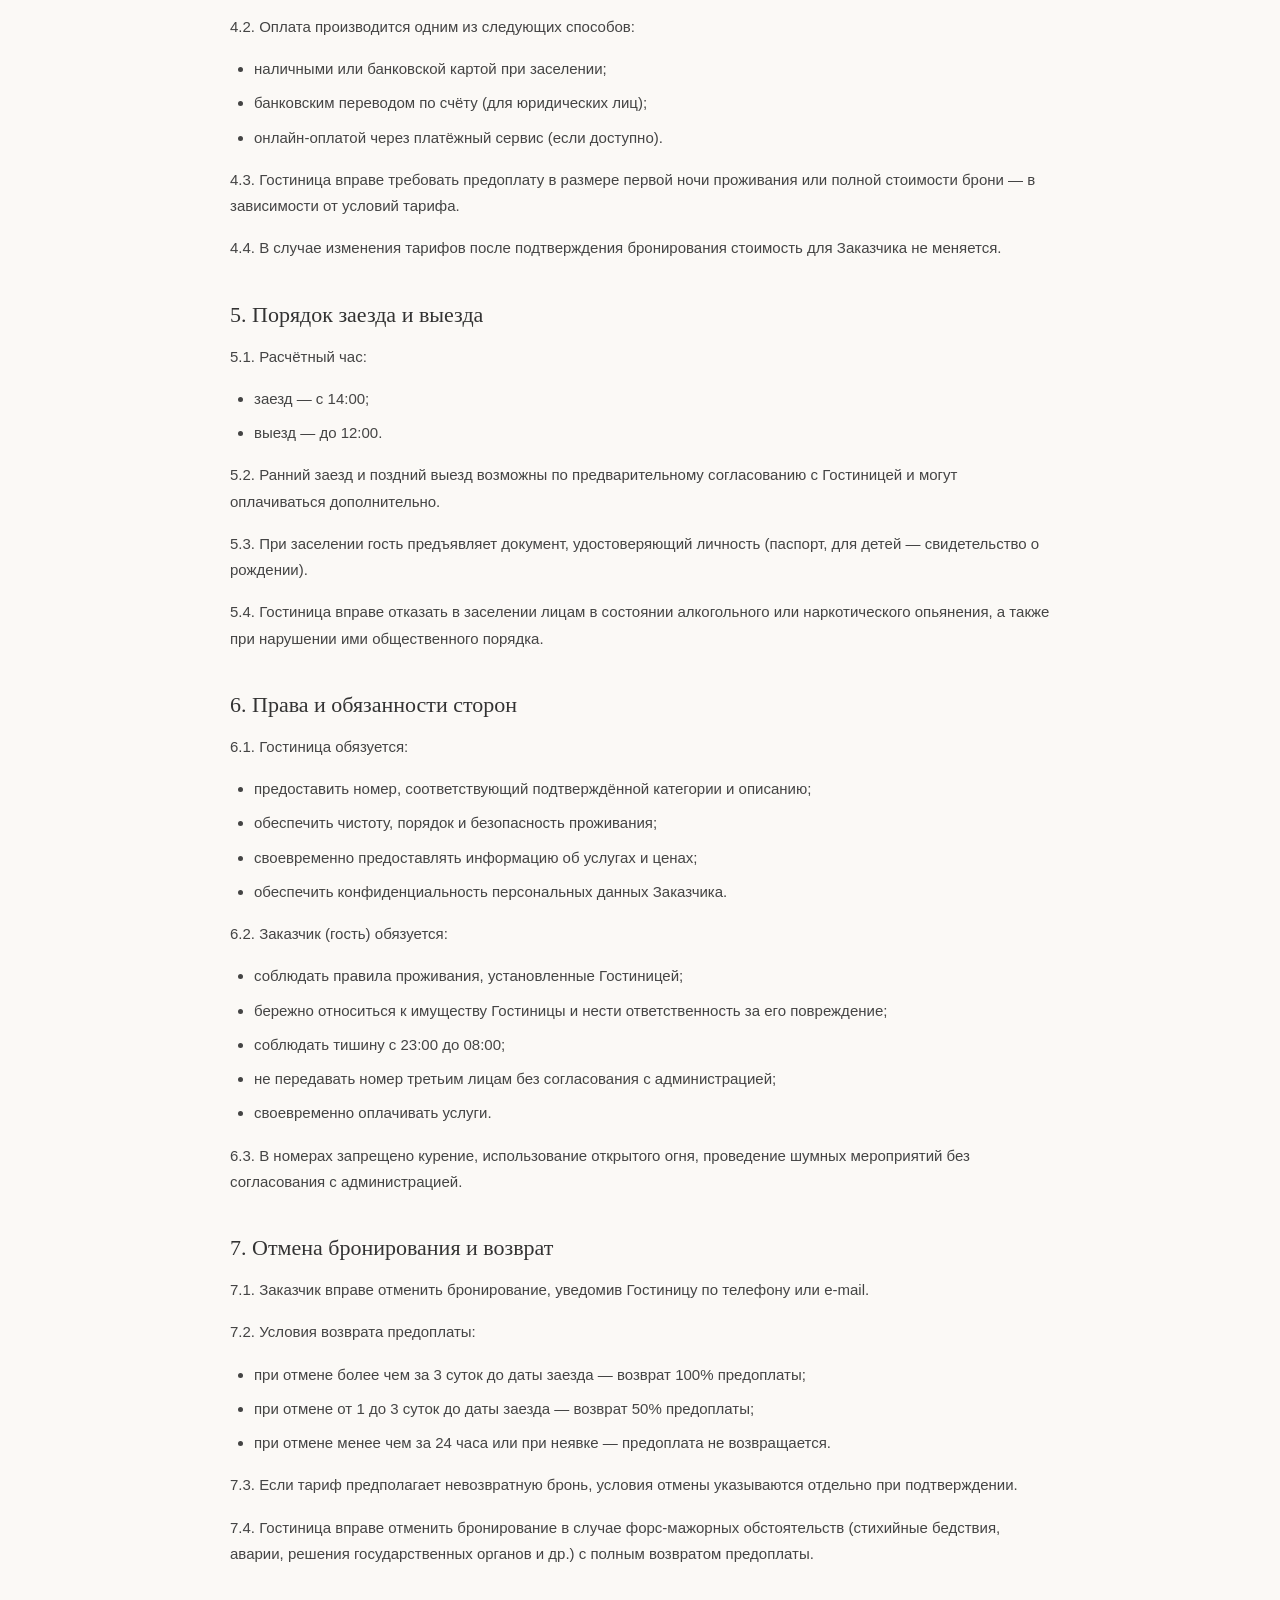
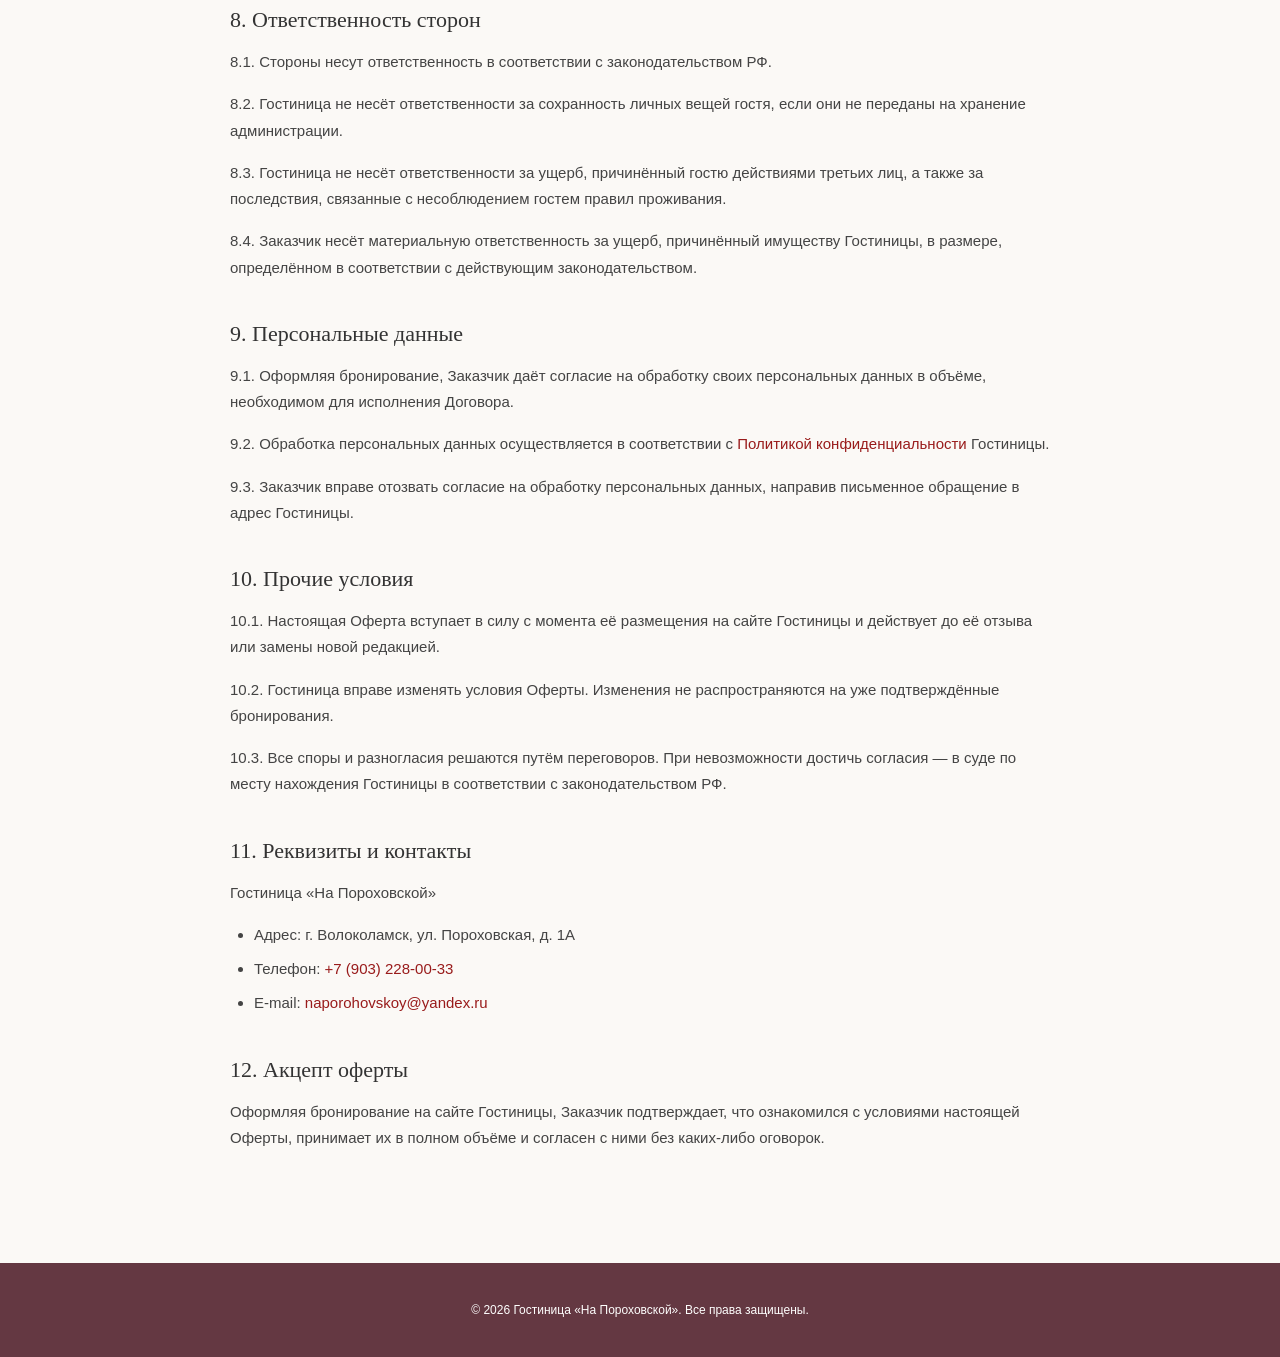
<file: offer.html>
<!DOCTYPE html>
<html lang="ru">
<head>
    <meta charset="UTF-8">
    <meta name="viewport" content="width=device-width, initial-scale=1.0">
    <title>Договор оферты — На Пороховской</title>

    <script>
        if ('scrollRestoration' in history) {
            history.scrollRestoration = 'manual';
        }
        window.addEventListener('load', function () {
            window.scrollTo(0, 0);
        });
    </script>

    <style>
        * {
            margin: 0;
            padding: 0;
            box-sizing: border-box;
        }
        body {
            font-family: Arial, sans-serif;
            background: #fbf9f6;
            color: #333;
        }
        h1, h2, h3 {
            font-family: Georgia, serif;
            font-weight: 400;
        }
        a {
            text-decoration: none;
            color: inherit;
        }

        header {
            display: flex;
            justify-content: space-between;
            align-items: center;
            padding: 20px 40px;
            background: #fff;
            border-bottom: 1px solid #eee;
            position: sticky;
            top: 0;
            z-index: 100;
        }
        .logo {
            font-size: 20px;
            font-weight: 600;
            text-transform: uppercase;
        }
        .back-link {
            font-size: 13px;
            text-transform: uppercase;
            color: #991b1b;
            border-bottom: 1px solid transparent;
        }
        .back-link:hover {
            border-color: #991b1b;
        }

        .policy {
            max-width: 900px;
            margin: 0 auto;
            padding: 64px 40px 96px;
        }
        .policy h1 {
            font-size: 40px;
            margin-bottom: 8px;
        }
        .policy .updated {
            font-size: 13px;
            color: #999;
            margin-bottom: 48px;
        }
        .policy h2 {
            font-size: 22px;
            margin-top: 40px;
            margin-bottom: 16px;
        }
        .policy p {
            font-size: 15px;
            line-height: 1.75;
            color: #444;
            margin-bottom: 16px;
        }
        .policy ul {
            margin: 0 0 16px 24px;
        }
        .policy li {
            font-size: 15px;
            line-height: 1.75;
            color: #444;
            margin-bottom: 8px;
        }
        .policy a {
            color: #991b1b;
            border-bottom: 1px solid transparent;
        }
        .policy a:hover {
            border-color: #991b1b;
        }

        footer {
            background: #4a1723;
            color: #fff;
            padding: 40px;
            text-align: center;
            font-size: 12px;
            opacity: 0.85;
        }

        @media (max-width: 900px) {
            .policy {
                padding: 32px 20px 64px;
            }
            .policy h1 {
                font-size: 28px;
            }
            header {
                padding: 16px 20px;
            }
        }
    </style>
</head>
<body>

<header>
    <a href="index.html" class="logo">На Пороховской</a>
    <a href="index.html" class="back-link">← На главную</a>
</header>

<main class="policy">
    <h1>Договор оферты</h1>
    <p class="updated">Дата последнего обновления: 1 октября 2026 года</p>

    <p>В соответствии со статьёй 437 Гражданского кодекса РФ, настоящий документ является публичным предложением заключить договор на условиях, изложенных ниже.</p>

    <h2>1. Общие положения</h2>
    <p>1.1. Акцептом настоящей Оферты (полным и безоговорочным принятием её условий) признаётся оформление Заказчиком заявки на бронирование номера через сайт Гостиницы, по телефону или иным способом, а также внесение предоплаты (если она предусмотрена).</p>
    <p>1.2. С момента акцепта Оферты между Заказчиком и Гостиницей считается заключённым договор возмездного оказания гостиничных услуг (далее — «Договор»).</p>
    <p>1.3. Заказчик — физическое лицо, достигшее 18 лет, оформляющее бронирование номера как для себя, так и для третьих лиц (гостей), при условии их согласия на обработку персональных данных.</p>
    <p>1.4. Услуги оказываются в соответствии с Правилами предоставления гостиничных услуг в Российской Федерации, утверждёнными Постановлением Правительства РФ от 18.11.2020 № 1853, и действующим законодательством РФ.</p>

    <h2>2. Предмет договора</h2>
    <p>2.1. Гостиница обязуется предоставить Заказчику (и/или указанным им гостям) во временное пользование номер для проживания на согласованный срок, а Заказчик обязуется оплатить эти услуги в порядке и на условиях, предусмотренных настоящей Офертой.</p>
    <p>2.2. Перечень услуг, категория номера, даты заезда и выезда, количество гостей и стоимость определяются на основании заявки Заказчика и подтверждаются Гостиницей.</p>
    <p>2.3. Дополнительные услуги (завтрак, трансфер, экскурсии, поздний выезд и др.) оказываются за отдельную плату и оформляются отдельно.</p>

    <h2>3. Порядок бронирования</h2>
    <p>3.1. Заявка на бронирование оформляется через сайт Гостиницы, по телефону <a href="tel:+79032280033">+7 (903) 228-00-33</a> или по электронной почте <a href="mailto:naporohovskoy@yandex.ru">naporohovskoy@yandex.ru</a>.</p>
    <p>3.2. Для оформления бронирования Заказчик предоставляет:</p>
    <ul>
        <li>фамилию, имя (при наличии — отчество);</li>
        <li>контактный телефон;</li>
        <li>даты заезда и выезда;</li>
        <li>количество гостей (взрослых и детей);</li>
        <li>категорию номера и дополнительные пожелания.</li>
    </ul>
    <p>3.3. Бронирование считается подтверждённым после получения Заказчиком уведомления от Гостиницы (по телефону, SMS или e-mail).</p>
    <p>3.4. Гостиница вправе отказать в бронировании при отсутствии свободных номеров или при предоставлении Заказчиком недостоверных данных.</p>

    <h2>4. Стоимость услуг и порядок оплаты</h2>
    <p>4.1. Стоимость проживания определяется тарифами Гостиницы, действующими на дату бронирования. Актуальные цены указаны на сайте и в подтверждении бронирования.</p>
    <p>4.2. Оплата производится одним из следующих способов:</p>
    <ul>
        <li>наличными или банковской картой при заселении;</li>
        <li>банковским переводом по счёту (для юридических лиц);</li>
        <li>онлайн-оплатой через платёжный сервис (если доступно).</li>
    </ul>
    <p>4.3. Гостиница вправе требовать предоплату в размере первой ночи проживания или полной стоимости брони — в зависимости от условий тарифа.</p>
    <p>4.4. В случае изменения тарифов после подтверждения бронирования стоимость для Заказчика не меняется.</p>

    <h2>5. Порядок заезда и выезда</h2>
    <p>5.1. Расчётный час:</p>
    <ul>
        <li>заезд — с 14:00;</li>
        <li>выезд — до 12:00.</li>
    </ul>
    <p>5.2. Ранний заезд и поздний выезд возможны по предварительному согласованию с Гостиницей и могут оплачиваться дополнительно.</p>
    <p>5.3. При заселении гость предъявляет документ, удостоверяющий личность (паспорт, для детей — свидетельство о рождении).</p>
    <p>5.4. Гостиница вправе отказать в заселении лицам в состоянии алкогольного или наркотического опьянения, а также при нарушении ими общественного порядка.</p>

    <h2>6. Права и обязанности сторон</h2>
    <p>6.1. Гостиница обязуется:</p>
    <ul>
        <li>предоставить номер, соответствующий подтверждённой категории и описанию;</li>
        <li>обеспечить чистоту, порядок и безопасность проживания;</li>
        <li>своевременно предоставлять информацию об услугах и ценах;</li>
        <li>обеспечить конфиденциальность персональных данных Заказчика.</li>
    </ul>
    <p>6.2. Заказчик (гость) обязуется:</p>
    <ul>
        <li>соблюдать правила проживания, установленные Гостиницей;</li>
        <li>бережно относиться к имуществу Гостиницы и нести ответственность за его повреждение;</li>
        <li>соблюдать тишину с 23:00 до 08:00;</li>
        <li>не передавать номер третьим лицам без согласования с администрацией;</li>
        <li>своевременно оплачивать услуги.</li>
    </ul>
    <p>6.3. В номерах запрещено курение, использование открытого огня, проведение шумных мероприятий без согласования с администрацией.</p>

    <h2>7. Отмена бронирования и возврат</h2>
    <p>7.1. Заказчик вправе отменить бронирование, уведомив Гостиницу по телефону или e-mail.</p>
    <p>7.2. Условия возврата предоплаты:</p>
    <ul>
        <li>при отмене более чем за 3 суток до даты заезда — возврат 100% предоплаты;</li>
        <li>при отмене от 1 до 3 суток до даты заезда — возврат 50% предоплаты;</li>
        <li>при отмене менее чем за 24 часа или при неявке — предоплата не возвращается.</li>
    </ul>
    <p>7.3. Если тариф предполагает невозвратную бронь, условия отмены указываются отдельно при подтверждении.</p>
    <p>7.4. Гостиница вправе отменить бронирование в случае форс-мажорных обстоятельств (стихийные бедствия, аварии, решения государственных органов и др.) с полным возвратом предоплаты.</p>

    <h2>8. Ответственность сторон</h2>
    <p>8.1. Стороны несут ответственность в соответствии с законодательством РФ.</p>
    <p>8.2. Гостиница не несёт ответственности за сохранность личных вещей гостя, если они не переданы на хранение администрации.</p>
    <p>8.3. Гостиница не несёт ответственности за ущерб, причинённый гостю действиями третьих лиц, а также за последствия, связанные с несоблюдением гостем правил проживания.</p>
    <p>8.4. Заказчик несёт материальную ответственность за ущерб, причинённый имуществу Гостиницы, в размере, определённом в соответствии с действующим законодательством.</p>

    <h2>9. Персональные данные</h2>
    <p>9.1. Оформляя бронирование, Заказчик даёт согласие на обработку своих персональных данных в объёме, необходимом для исполнения Договора.</p>
    <p>9.2. Обработка персональных данных осуществляется в соответствии с <a href="privacy.html">Политикой конфиденциальности</a> Гостиницы.</p>
    <p>9.3. Заказчик вправе отозвать согласие на обработку персональных данных, направив письменное обращение в адрес Гостиницы.</p>

    <h2>10. Прочие условия</h2>
    <p>10.1. Настоящая Оферта вступает в силу с момента её размещения на сайте Гостиницы и действует до её отзыва или замены новой редакцией.</p>
    <p>10.2. Гостиница вправе изменять условия Оферты. Изменения не распространяются на уже подтверждённые бронирования.</p>
    <p>10.3. Все споры и разногласия решаются путём переговоров. При невозможности достичь согласия — в суде по месту нахождения Гостиницы в соответствии с законодательством РФ.</p>

    <h2>11. Реквизиты и контакты</h2>
    <p>Гостиница «На Пороховской»</p>
    <ul>
        <li>Адрес: г. Волоколамск, ул. Пороховская, д. 1А</li>
        <li>Телефон: <a href="tel:+79032280033">+7 (903) 228-00-33</a></li>
        <li>E-mail: <a href="mailto:naporohovskoy@yandex.ru">naporohovskoy@yandex.ru</a></li>
    </ul>

    <h2>12. Акцепт оферты</h2>
    <p>Оформляя бронирование на сайте Гостиницы, Заказчик подтверждает, что ознакомился с условиями настоящей Оферты, принимает их в полном объёме и согласен с ними без каких-либо оговорок.</p>
</main>

<footer>
    &copy; 2026 Гостиница «На Пороховской». Все права защищены.
</footer>

</body>
</html>
</file>
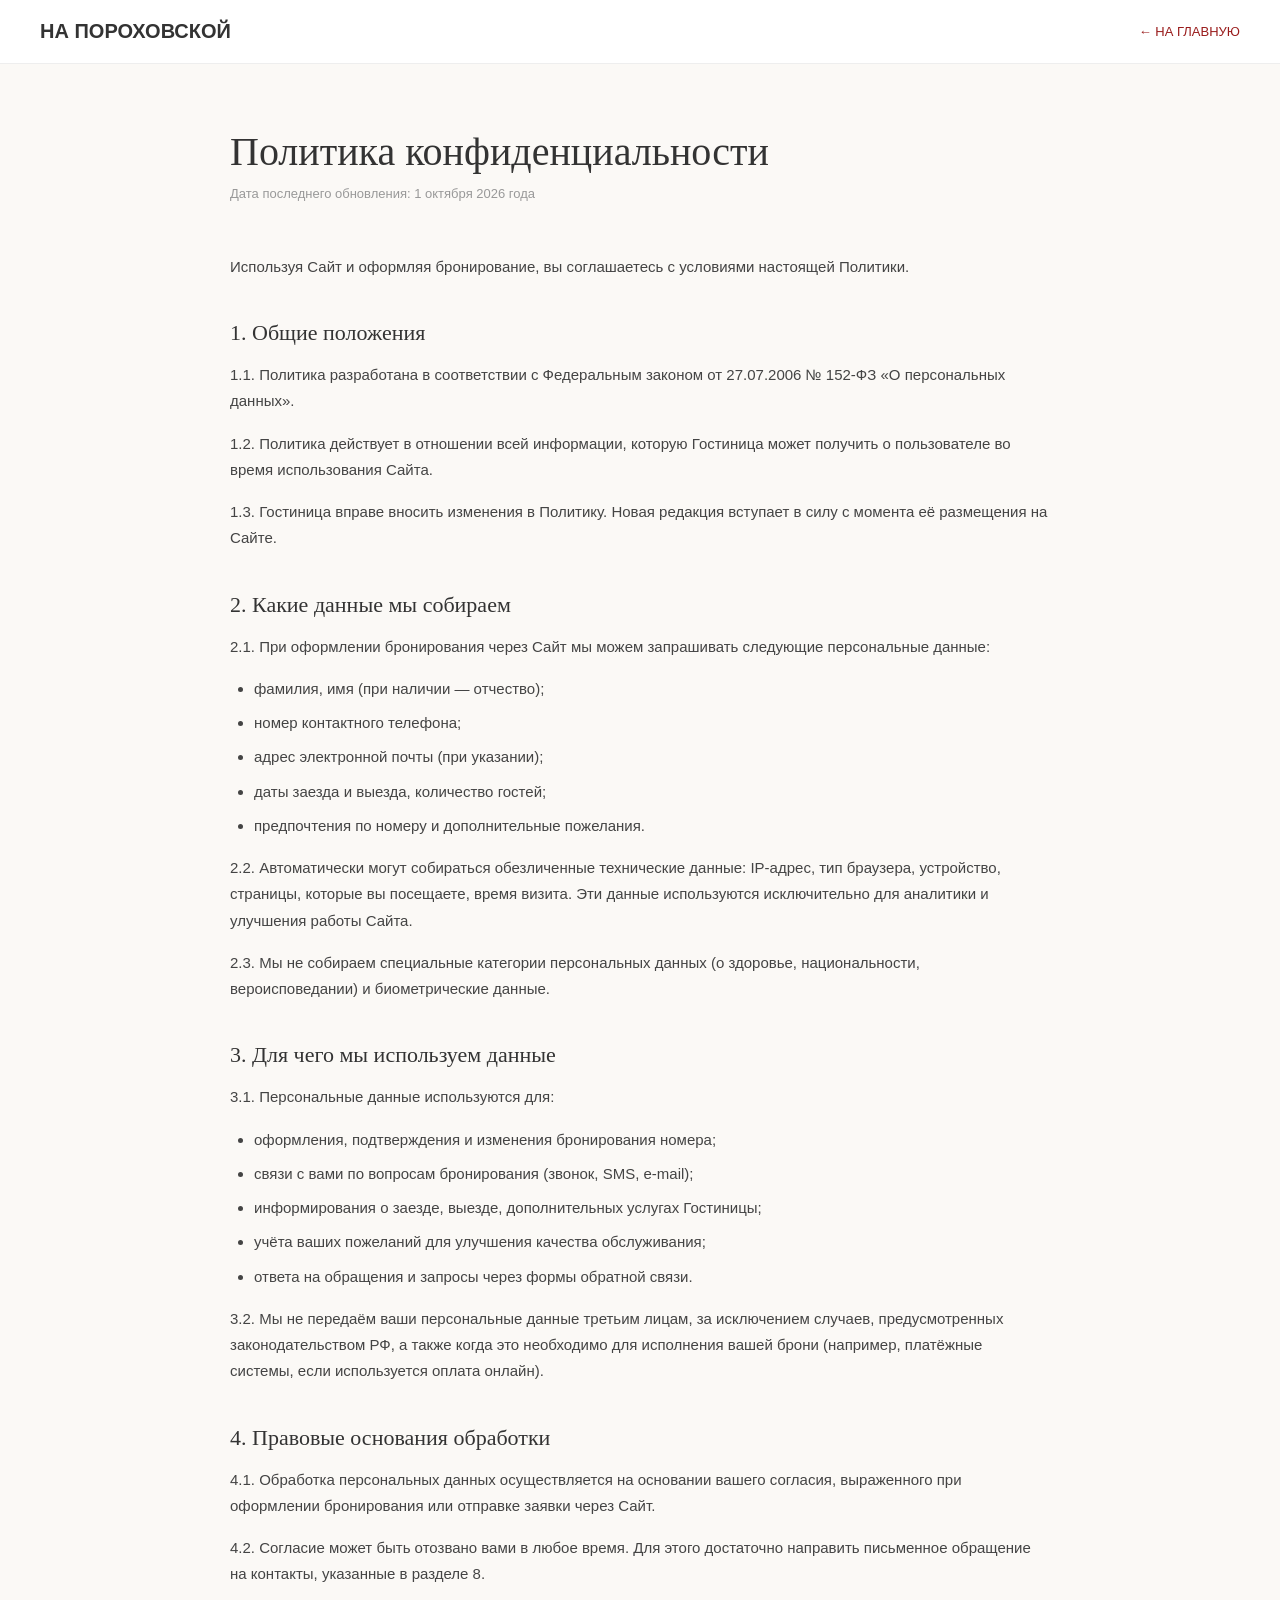
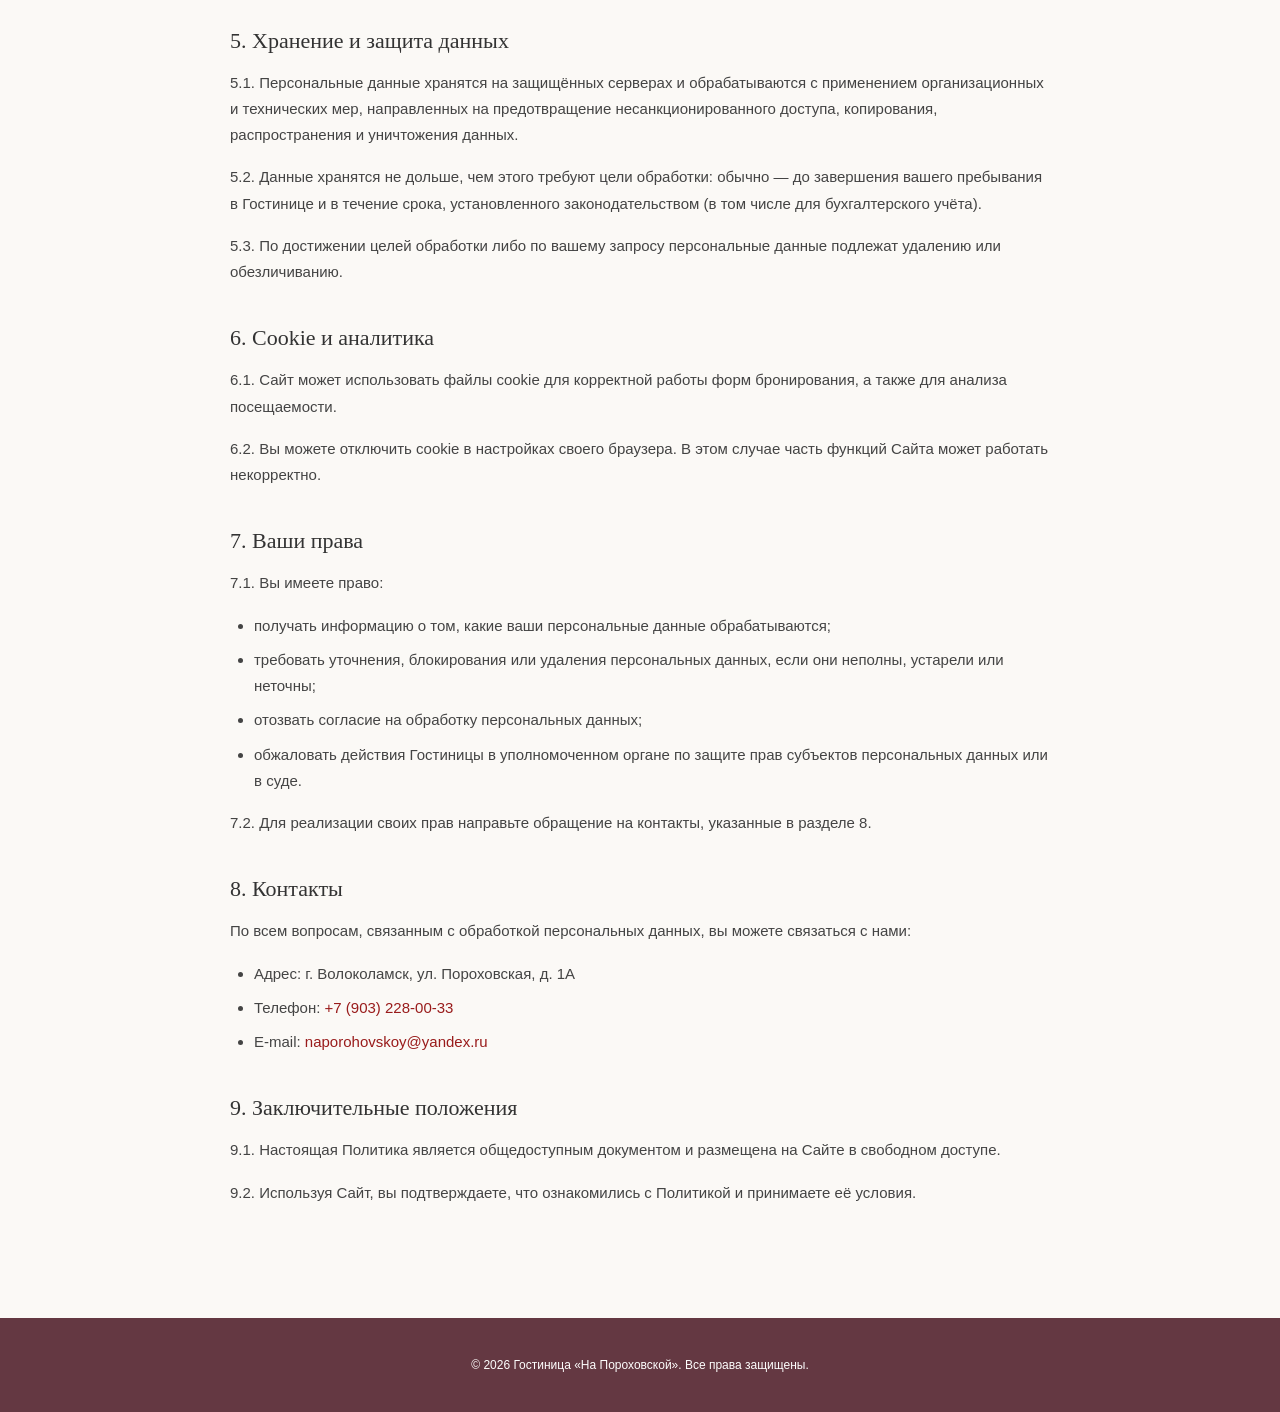
<file: privacy.html>
<!DOCTYPE html>
<html lang="ru">
<head>
    <meta charset="UTF-8">
    <meta name="viewport" content="width=device-width, initial-scale=1.0">
    <title>Политика конфиденциальности — На Пороховской</title>

    <script>
        if ('scrollRestoration' in history) {
            history.scrollRestoration = 'manual';
        }
        window.addEventListener('load', function () {
            window.scrollTo(0, 0);
        });
    </script>

    <style>
        * {
            margin: 0;
            padding: 0;
            box-sizing: border-box;
        }
        body {
            font-family: Arial, sans-serif;
            background: #fbf9f6;
            color: #333;
        }
        h1, h2, h3 {
            font-family: Georgia, serif;
            font-weight: 400;
        }
        a {
            text-decoration: none;
            color: inherit;
        }

        header {
            display: flex;
            justify-content: space-between;
            align-items: center;
            padding: 20px 40px;
            background: #fff;
            border-bottom: 1px solid #eee;
            position: sticky;
            top: 0;
            z-index: 100;
        }
        .logo {
            font-size: 20px;
            font-weight: 600;
            text-transform: uppercase;
        }
        .back-link {
            font-size: 13px;
            text-transform: uppercase;
            color: #991b1b;
            border-bottom: 1px solid transparent;
        }
        .back-link:hover {
            border-color: #991b1b;
        }

        .policy {
            max-width: 900px;
            margin: 0 auto;
            padding: 64px 40px 96px;
        }
        .policy h1 {
            font-size: 40px;
            margin-bottom: 8px;
        }
        .policy .updated {
            font-size: 13px;
            color: #999;
            margin-bottom: 48px;
        }
        .policy h2 {
            font-size: 22px;
            margin-top: 40px;
            margin-bottom: 16px;
        }
        .policy p {
            font-size: 15px;
            line-height: 1.75;
            color: #444;
            margin-bottom: 16px;
        }
        .policy ul {
            margin: 0 0 16px 24px;
        }
        .policy li {
            font-size: 15px;
            line-height: 1.75;
            color: #444;
            margin-bottom: 8px;
        }
        .policy a {
            color: #991b1b;
            border-bottom: 1px solid transparent;
        }
        .policy a:hover {
            border-color: #991b1b;
        }

        footer {
            background: #4a1723;
            color: #fff;
            padding: 40px;
            text-align: center;
            font-size: 12px;
            opacity: 0.85;
        }

        @media (max-width: 900px) {
            .policy {
                padding: 32px 20px 64px;
            }
            .policy h1 {
                font-size: 28px;
            }
            header {
                padding: 16px 20px;
            }
        }
    </style>
</head>
<body>

<header>
    <a href="index.html" class="logo">На Пороховской</a>
    <a href="index.html" class="back-link">← На главную</a>
</header>

<main class="policy">
    <h1>Политика конфиденциальности</h1>
    <p class="updated">Дата последнего обновления: 1 октября 2026 года</p>

    <p>Используя Сайт и оформляя бронирование, вы соглашаетесь с условиями настоящей Политики.</p>

    <h2>1. Общие положения</h2>
    <p>1.1. Политика разработана в соответствии с Федеральным законом от 27.07.2006 № 152-ФЗ «О персональных данных».</p>
    <p>1.2. Политика действует в отношении всей информации, которую Гостиница может получить о пользователе во время использования Сайта.</p>
    <p>1.3. Гостиница вправе вносить изменения в Политику. Новая редакция вступает в силу с момента её размещения на Сайте.</p>

    <h2>2. Какие данные мы собираем</h2>
    <p>2.1. При оформлении бронирования через Сайт мы можем запрашивать следующие персональные данные:</p>
    <ul>
        <li>фамилия, имя (при наличии — отчество);</li>
        <li>номер контактного телефона;</li>
        <li>адрес электронной почты (при указании);</li>
        <li>даты заезда и выезда, количество гостей;</li>
        <li>предпочтения по номеру и дополнительные пожелания.</li>
    </ul>
    <p>2.2. Автоматически могут собираться обезличенные технические данные: IP-адрес, тип браузера, устройство, страницы, которые вы посещаете, время визита. Эти данные используются исключительно для аналитики и улучшения работы Сайта.</p>
    <p>2.3. Мы не собираем специальные категории персональных данных (о здоровье, национальности, вероисповедании) и биометрические данные.</p>

    <h2>3. Для чего мы используем данные</h2>
    <p>3.1. Персональные данные используются для:</p>
    <ul>
        <li>оформления, подтверждения и изменения бронирования номера;</li>
        <li>связи с вами по вопросам бронирования (звонок, SMS, e-mail);</li>
        <li>информирования о заезде, выезде, дополнительных услугах Гостиницы;</li>
        <li>учёта ваших пожеланий для улучшения качества обслуживания;</li>
        <li>ответа на обращения и запросы через формы обратной связи.</li>
    </ul>
    <p>3.2. Мы не передаём ваши персональные данные третьим лицам, за исключением случаев, предусмотренных законодательством РФ, а также когда это необходимо для исполнения вашей брони (например, платёжные системы, если используется оплата онлайн).</p>

    <h2>4. Правовые основания обработки</h2>
    <p>4.1. Обработка персональных данных осуществляется на основании вашего согласия, выраженного при оформлении бронирования или отправке заявки через Сайт.</p>
    <p>4.2. Согласие может быть отозвано вами в любое время. Для этого достаточно направить письменное обращение на контакты, указанные в разделе 8.</p>

    <h2>5. Хранение и защита данных</h2>
    <p>5.1. Персональные данные хранятся на защищённых серверах и обрабатываются с применением организационных и технических мер, направленных на предотвращение несанкционированного доступа, копирования, распространения и уничтожения данных.</p>
    <p>5.2. Данные хранятся не дольше, чем этого требуют цели обработки: обычно — до завершения вашего пребывания в Гостинице и в течение срока, установленного законодательством (в том числе для бухгалтерского учёта).</p>
    <p>5.3. По достижении целей обработки либо по вашему запросу персональные данные подлежат удалению или обезличиванию.</p>

    <h2>6. Cookie и аналитика</h2>
    <p>6.1. Сайт может использовать файлы cookie для корректной работы форм бронирования, а также для анализа посещаемости.</p>
    <p>6.2. Вы можете отключить cookie в настройках своего браузера. В этом случае часть функций Сайта может работать некорректно.</p>

    <h2>7. Ваши права</h2>
    <p>7.1. Вы имеете право:</p>
    <ul>
        <li>получать информацию о том, какие ваши персональные данные обрабатываются;</li>
        <li>требовать уточнения, блокирования или удаления персональных данных, если они неполны, устарели или неточны;</li>
        <li>отозвать согласие на обработку персональных данных;</li>
        <li>обжаловать действия Гостиницы в уполномоченном органе по защите прав субъектов персональных данных или в суде.</li>
    </ul>
    <p>7.2. Для реализации своих прав направьте обращение на контакты, указанные в разделе 8.</p>

    <h2>8. Контакты</h2>
    <p>По всем вопросам, связанным с обработкой персональных данных, вы можете связаться с нами:</p>
    <ul>
        <li>Адрес: г. Волоколамск, ул. Пороховская, д. 1А</li>
        <li>Телефон: <a href="tel:+79032280033">+7 (903) 228-00-33</a></li>
        <li>E-mail: <a href="mailto:naporohovskoy@yandex.ru">naporohovskoy@yandex.ru</a></li>
    </ul>

    <h2>9. Заключительные положения</h2>
    <p>9.1. Настоящая Политика является общедоступным документом и размещена на Сайте в свободном доступе.</p>
    <p>9.2. Используя Сайт, вы подтверждаете, что ознакомились с Политикой и принимаете её условия.</p>
</main>

<footer>
    &copy; 2026 Гостиница «На Пороховской». Все права защищены.
</footer>

</body>
</html>
</file>
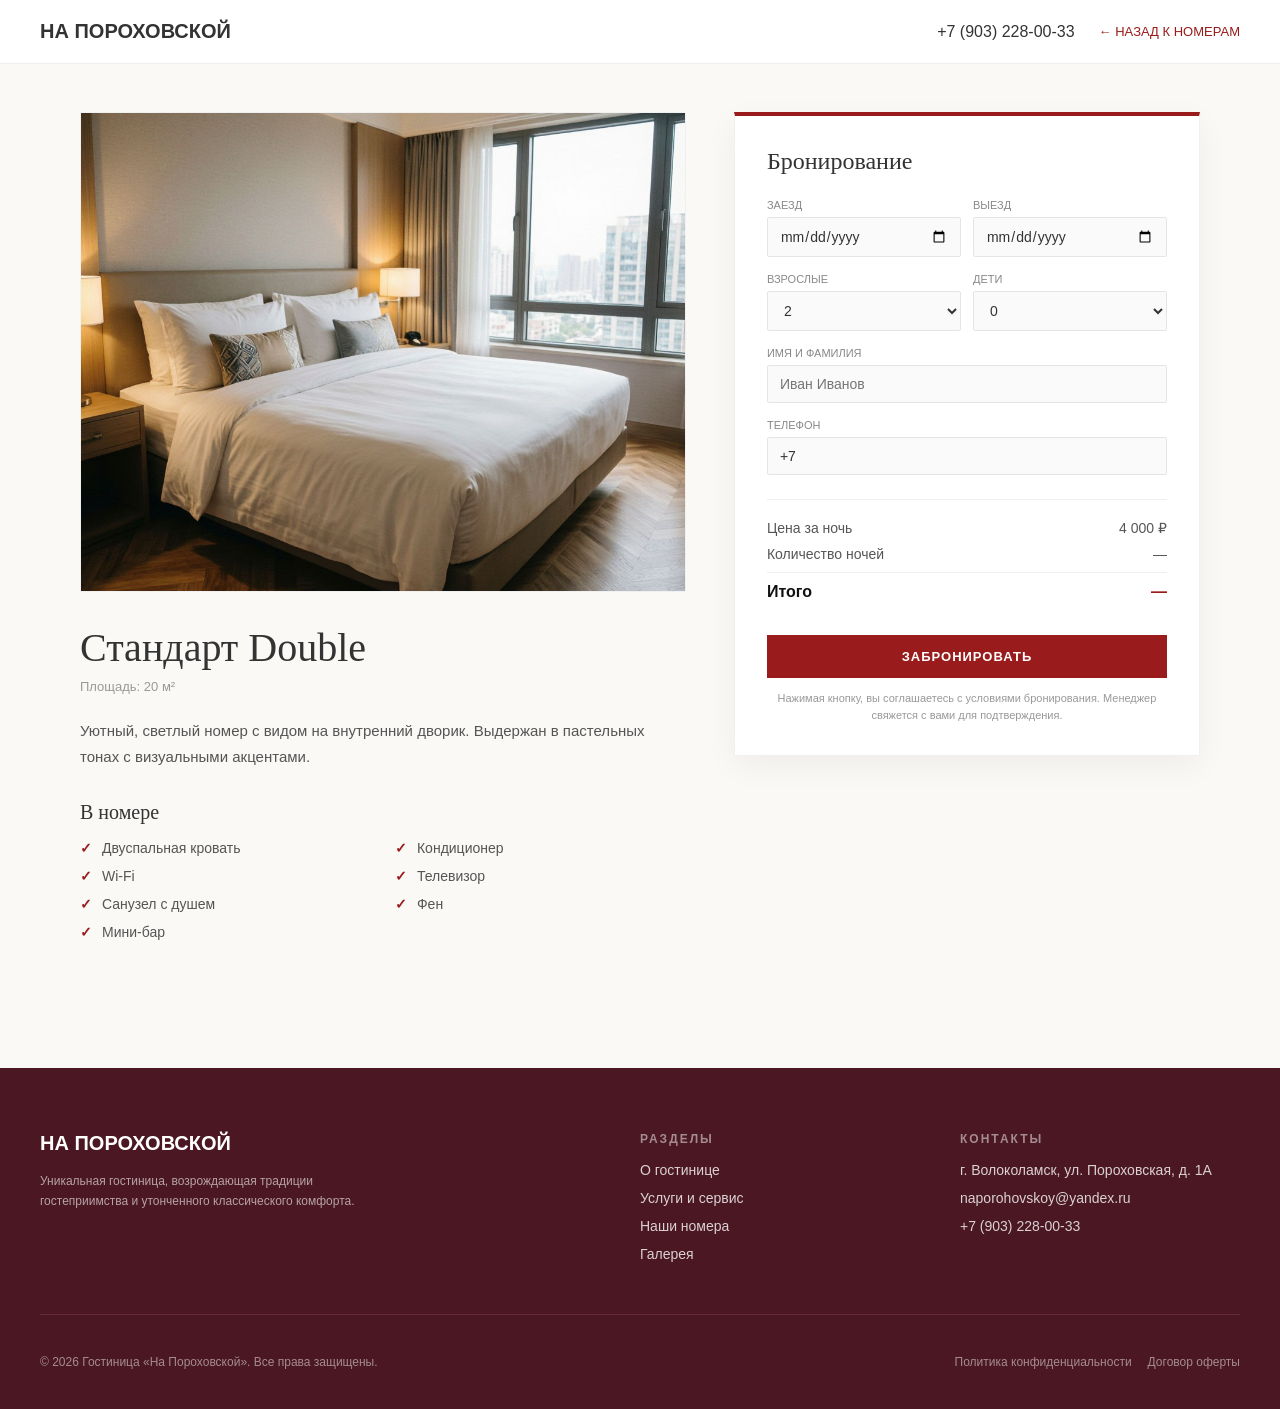
<file: room.html>
<!DOCTYPE html>
<html lang="ru">
<head>
    <meta charset="UTF-8">
    <meta name="viewport" content="width=device-width, initial-scale=1.0">
    <title>Бронирование номера — На Пороховской</title>

    <script>
        if ('scrollRestoration' in history) {
            history.scrollRestoration = 'manual';
        }
        window.addEventListener('load', function () {
            window.scrollTo(0, 0);
        });

        var ROOMS = {
            'standard-double': {
                name: 'Стандарт Double',
                area: '20 м²',
                price: 4000,
                image: 'Стандарт Double.jpg',
                desc: 'Уютный, светлый номер с видом на внутренний дворик. Выдержан в пастельных тонах с визуальными акцентами.',
                features: [
                    'Двуспальная кровать',
                    'Кондиционер',
                    'Wi-Fi',
                    'Телевизор',
                    'Санузел с душем',
                    'Фен',
                    'Мини-бар'
                ]
            },
            'standard-twin': {
                name: 'Стандарт Twin',
                area: '22 м²',
                price: 5000,
                image: 'Стандарт Twin.jpg',
                desc: 'Просторный номер с двумя отдельными кроватями, идеально для коллег и деловых поездок.',
                features: [
                    'Две односпальные кровати',
                    'Кондиционер',
                    'Wi-Fi',
                    'Телевизор',
                    'Санузел с душем',
                    'Рабочий стол',
                    'Мини-бар'
                ]
            },
            'lux': {
                name: 'Люкс',
                area: '45 м²',
                price: 10000,
                image: 'Люкс.jpg',
                desc: 'Двухкомнатные роскошные апартаменты с гостиной, спальней и джакузи для истинных ценителей.',
                features: [
                    'Спальня + гостиная',
                    'Джакузи',
                    'Кондиционер',
                    'Wi-Fi',
                    'Телевизор',
                    'Халаты и тапочки',
                    'Кофемашина',
                    'Мини-бар'
                ]
            }
        };

        document.addEventListener('DOMContentLoaded', function () {
            var params = new URLSearchParams(window.location.search);
            var key = params.get('room') || 'standard-double';
            var room = ROOMS[key] || ROOMS['standard-double'];

            var urlCheckin = params.get('checkin') || '';
            var urlCheckout = params.get('checkout') || '';
            var urlAdults = params.get('adults') || '2';
            var urlChildren = params.get('children') || '0';

            document.title = room.name + ' — Бронирование — На Пороховской';
            document.getElementById('room-name').textContent = room.name;
            document.getElementById('room-area').textContent = room.area;
            document.getElementById('room-desc').textContent = room.desc;
            document.getElementById('price-per-night').textContent = room.price.toLocaleString('ru-RU') + ' ₽';

            var mainImage = document.getElementById('room-image');
            mainImage.src = room.image;
            mainImage.alt = room.name;

            var featuresList = document.getElementById('room-features');
            featuresList.innerHTML = '';
            room.features.forEach(function (f) {
                var li = document.createElement('li');
                li.textContent = f;
                featuresList.appendChild(li);
            });

            var checkin = document.getElementById('checkin');
            var checkout = document.getElementById('checkout');
            var adults = document.getElementById('adults');
            var children = document.getElementById('children');

            var today = new Date().toISOString().split('T')[0];
            checkin.min = today;
            checkout.min = today;

            if (urlCheckin) {
                checkin.value = urlCheckin;
                var nextDay = new Date(urlCheckin);
                nextDay.setDate(nextDay.getDate() + 1);
                checkout.min = nextDay.toISOString().split('T')[0];
            }
            if (urlCheckout) checkout.value = urlCheckout;
            if (urlAdults) adults.value = urlAdults;
            if (urlChildren) children.value = urlChildren;

            function calcTotal() {
                var totalEl = document.getElementById('total-price');
                var nightsEl = document.getElementById('nights-count');
                if (!checkin.value || !checkout.value) {
                    totalEl.textContent = '—';
                    nightsEl.textContent = '—';
                    return;
                }
                var d1 = new Date(checkin.value);
                var d2 = new Date(checkout.value);
                var nights = Math.round((d2 - d1) / (1000 * 60 * 60 * 24));
                if (nights <= 0) {
                    totalEl.textContent = '—';
                    nightsEl.textContent = '—';
                    return;
                }
                nightsEl.textContent = nights;
                totalEl.textContent = (nights * room.price).toLocaleString('ru-RU') + ' ₽';
            }

            checkin.addEventListener('change', function () {
                if (this.value) {
                    var nextDay = new Date(this.value);
                    nextDay.setDate(nextDay.getDate() + 1);
                    checkout.min = nextDay.toISOString().split('T')[0];
                    if (checkout.value && checkout.value <= this.value) {
                        checkout.value = '';
                    }
                }
                calcTotal();
            });
            checkout.addEventListener('change', calcTotal);

            calcTotal();

            var phoneInput = document.getElementById('guest-phone');

            if (!phoneInput.value || phoneInput.value.trim() === '' || phoneInput.value === '+7') {
                phoneInput.value = '+7 ';
            }

            function formatPhone() {
                var digits = phoneInput.value.replace(/\D/g, '');
                if (digits.startsWith('7') || digits.startsWith('8')) {
                    digits = digits.substring(1);
                }
                digits = digits.substring(0, 10);

                var result = '+7';
                if (digits.length > 0) result += ' (' + digits.substring(0, 3);
                if (digits.length >= 3) result += ')';
                if (digits.length > 3) result += ' ' + digits.substring(3, 6);
                if (digits.length > 6) result += '-' + digits.substring(6, 8);
                if (digits.length > 8) result += '-' + digits.substring(8, 10);

                phoneInput.value = result;
            }

            phoneInput.addEventListener('keydown', function (e) {
                var allowedKeys = [
                    'Backspace', 'Delete', 'Tab', 'Escape', 'Enter',
                    'ArrowLeft', 'ArrowRight', 'ArrowUp', 'ArrowDown',
                    'Home', 'End'
                ];
                if (allowedKeys.indexOf(e.key) !== -1) {
                    if ((e.key === 'Backspace' || e.key === 'Delete')
                        && this.selectionStart <= 3 && this.selectionEnd <= 3) {
                        e.preventDefault();
                    }
                    return;
                }
                if (e.ctrlKey || e.metaKey) return;
                if (!/^[0-9]$/.test(e.key)) {
                    e.preventDefault();
                }
            });

            phoneInput.addEventListener('input', formatPhone);

            phoneInput.addEventListener('focus', function () {
                if (!this.value || this.value === '+7') {
                    this.value = '+7 ';
                }
            });

            phoneInput.addEventListener('blur', function () {
                if (this.value.trim() === '' || this.value === '+7') {
                    this.value = '+7 ';
                }
            });
        });

        function submitBooking() {
            var checkin = document.getElementById('checkin').value;
            var checkout = document.getElementById('checkout').value;
            var adults = document.getElementById('adults').value;
            var children = document.getElementById('children').value;
            var name = document.getElementById('guest-name').value.trim();
            var phone = document.getElementById('guest-phone').value.trim();

            if (!checkin || !checkout) {
                alert('Пожалуйста, выберите даты заезда и выезда.');
                return;
            }
            if (!name) {
                alert('Пожалуйста, укажите имя.');
                return;
            }

            var phoneDigits = phone.replace(/\D/g, '');
            if (phoneDigits.length < 11) {
                alert('Пожалуйста, укажите полный номер телефона.');
                return;
            }

            alert('Спасибо, ' + name + '! Ваша заявка принята.\n\n' +
                  'Заезд: ' + checkin + '\n' +
                  'Выезд: ' + checkout + '\n' +
                  'Гостей: ' + adults + ' взр., ' + children + ' дет.\n\n' +
                  'Мы свяжемся с вами по номеру ' + phone + ' для подтверждения.');
        }
    </script>

    <style>
        * {
            margin: 0;
            padding: 0;
            box-sizing: border-box;
        }
        body {
            font-family: Arial, sans-serif;
            background: #fbf9f6;
            color: #333;
        }
        h1, h2, h3 {
            font-family: Georgia, serif;
            font-weight: 400;
        }
        a {
            text-decoration: none;
            color: inherit;
        }
        img {
            display: block;
            max-width: 100%;
        }
        button {
            cursor: pointer;
            border: none;
            font-family: inherit;
        }
        header {
            display: flex;
            justify-content: space-between;
            align-items: center;
            padding: 20px 40px;
            background: #fff;
            border-bottom: 1px solid #eee;
            position: sticky;
            top: 0;
            z-index: 100;
        }
        .logo {
            font-size: 20px;
            font-weight: 600;
            text-transform: uppercase;
        }
        .header-right {
            display: flex;
            align-items: center;
            gap: 24px;
        }
        .back-link {
            font-size: 13px;
            text-transform: uppercase;
            color: #991b1b;
            border-bottom: 1px solid transparent;
        }
        .back-link:hover {
            border-color: #991b1b;
        }
        .room-page {
            max-width: 1200px;
            margin: 0 auto;
            padding: 48px 40px 96px;
            display: grid;
            grid-template-columns: 1.3fr 1fr;
            gap: 48px;
            align-items: start;
        }
        .room-gallery img.main {
            width: 100%;
            height: 480px;
            object-fit: cover;
            border: 1px solid #f0f0f0;
        }
        .room-info h1 {
            font-size: 40px;
            margin-bottom: 8px;
        }
        .room-info .meta {
            font-size: 13px;
            color: #999;
            margin-bottom: 24px;
        }
        .room-info .desc {
            font-size: 15px;
            line-height: 1.7;
            color: #555;
            margin-bottom: 32px;
        }
        .room-info h3 {
            font-size: 20px;
            margin-bottom: 16px;
        }
        .room-features {
            list-style: none;
            display: grid;
            grid-template-columns: 1fr 1fr;
            gap: 12px 24px;
            margin-bottom: 32px;
        }
        .room-features li {
            font-size: 14px;
            color: #555;
            padding-left: 22px;
            position: relative;
        }
        .room-features li::before {
            content: '✓';
            position: absolute;
            left: 0;
            color: #991b1b;
            font-weight: 600;
        }
        .booking-form {
            background: #fff;
            border: 1px solid #f0f0f0;
            border-top: 4px solid #991b1b;
            padding: 32px;
            position: sticky;
            top: 110px;
            box-shadow: 0 10px 30px rgba(0,0,0,0.05);
        }
        .booking-form h2 {
            font-size: 24px;
            margin-bottom: 24px;
        }
        .form-field {
            margin-bottom: 16px;
        }
        .form-field label {
            display: block;
            font-size: 11px;
            color: #888;
            text-transform: uppercase;
            margin-bottom: 6px;
        }
        .form-field input,
        .form-field select {
            width: 100%;
            border: 1px solid #e5e5e5;
            background: #fafafa;
            font-family: inherit;
            font-size: 14px;
            color: #333;
            padding: 10px 12px;
            border-radius: 2px;
            outline: none;
        }
        .form-field input:focus,
        .form-field select:focus {
            border-color: #991b1b;
            background: #fff;
        }
        .form-row {
            display: grid;
            grid-template-columns: 1fr 1fr;
            gap: 12px;
        }
        .price-summary {
            border-top: 1px solid #f0f0f0;
            margin-top: 24px;
            padding-top: 20px;
            font-size: 14px;
            color: #555;
        }
        .price-summary .row {
            display: flex;
            justify-content: space-between;
            margin-bottom: 10px;
        }
        .price-summary .total {
            font-size: 16px;
            color: #111;
            font-weight: 600;
            padding-top: 10px;
            border-top: 1px solid #f0f0f0;
        }
        .price-summary .total span:last-child {
            color: #991b1b;
        }
        .submit-btn {
            width: 100%;
            background: #991b1b;
            color: #fff;
            padding: 14px;
            font-size: 13px;
            text-transform: uppercase;
            font-weight: 600;
            letter-spacing: 1px;
            margin-top: 24px;
        }
        .submit-btn:hover {
            background: #7a1414;
        }
        .form-note {
            font-size: 11px;
            color: #999;
            margin-top: 12px;
            line-height: 1.5;
            text-align: center;
        }
        footer {
            background: #4a1723;
            color: #fff;
            padding: 64px 40px 0;
        }
        .footer-grid {
            max-width: 1200px;
            margin: 0 auto;
            display: grid;
            grid-template-columns: 2fr 1fr 1fr;
            gap: 40px;
            border-bottom: 1px solid #6a2a3b;
            padding-bottom: 40px;
            margin-bottom: 40px;
        }
        .footer-grid .logo {
            margin-bottom: 16px;
        }
        .footer-grid p {
            font-size: 12px;
            opacity: 0.6;
            line-height: 1.7;
            max-width: 360px;
        }
        .footer-grid h5 {
            font-size: 12px;
            text-transform: uppercase;
            letter-spacing: 2px;
            margin-bottom: 16px;
            opacity: 0.5;
        }
        .footer-grid ul {
            list-style: none;
        }
        .footer-grid li {
            font-size: 14px;
            margin-bottom: 12px;
            opacity: 0.8;
        }
        .footer-bottom {
            max-width: 1200px;
            margin: 0 auto;
            display: flex;
            flex-wrap: wrap;
            justify-content: space-between;
            align-items: center;
            font-size: 12px;
            opacity: 0.5;
            padding-bottom: 40px;
        }
        .footer-bottom .links {
            display: flex;
            gap: 16px;
        }
        @media (max-width: 900px) {
            .room-page { grid-template-columns: 1fr; padding: 24px 20px 64px; }
            .room-gallery img.main { height: 280px; }
            .room-info h1 { font-size: 28px; }
            .room-features { grid-template-columns: 1fr; }
            .booking-form { position: static; }
            .footer-grid { grid-template-columns: 1fr; }
            header { padding: 16px 20px; }
        }
    </style>
</head>
<body>

<header>
    <a href="index.html" class="logo">На Пороховской</a>
    <div class="header-right">
        <a href="tel:+79032280033" class="phone">+7 (903) 228-00-33</a>
        <a href="index.html#rooms" class="back-link">← Назад к номерам</a>
    </div>
</header>

<main class="room-page">
    <div>
        <div class="room-gallery">
            <img id="room-image" class="main" src="Стандарт Double.jpg" alt="Номер">
        </div>

        <div class="room-info" style="margin-top: 32px;">
            <h1 id="room-name">Стандарт Double</h1>
            <p class="meta">Площадь: <span id="room-area">20 м²</span></p>
            <p class="desc" id="room-desc"></p>

            <h3>В номере</h3>
            <ul class="room-features" id="room-features"></ul>
        </div>
    </div>

    <aside class="booking-form">
        <h2>Бронирование</h2>

        <div class="form-row">
            <div class="form-field">
                <label for="checkin">Заезд</label>
                <input type="date" id="checkin">
            </div>
            <div class="form-field">
                <label for="checkout">Выезд</label>
                <input type="date" id="checkout">
            </div>
        </div>

        <div class="form-row">
            <div class="form-field">
                <label for="adults">Взрослые</label>
                <select id="adults">
                    <option value="1">1</option>
                    <option value="2">2</option>
                    <option value="3">3</option>
                    <option value="4">4</option>
                    <option value="5">5</option>
                    <option value="6">6</option>
                </select>
            </div>
            <div class="form-field">
                <label for="children">Дети</label>
                <select id="children">
                    <option value="0">0</option>
                    <option value="1">1</option>
                    <option value="2">2</option>
                    <option value="3">3</option>
                    <option value="4">4</option>
                    <option value="5">5</option>
                    <option value="6">6</option>
                </select>
            </div>
        </div>

        <div class="form-field">
            <label for="guest-name">Имя и фамилия</label>
            <input type="text" id="guest-name" placeholder="Иван Иванов">
        </div>

        <div class="form-field">
            <label for="guest-phone">Телефон</label>
            <input type="tel" id="guest-phone" value="+7 " maxlength="18" placeholder="+7 (___) ___-__-__">
        </div>

        <div class="price-summary">
            <div class="row">
                <span>Цена за ночь</span>
                <span id="price-per-night">4 000 ₽</span>
            </div>
            <div class="row">
                <span>Количество ночей</span>
                <span id="nights-count">—</span>
            </div>
            <div class="row total">
                <span>Итого</span>
                <span id="total-price">—</span>
            </div>
        </div>

        <button class="submit-btn" onclick="submitBooking()">Забронировать</button>
        <p class="form-note">Нажимая кнопку, вы соглашаетесь с условиями бронирования. Менеджер свяжется с вами для подтверждения.</p>
    </aside>
</main>

<footer>
    <div class="footer-grid">
        <div>
            <div class="logo">На Пороховской</div>
            <p>Уникальная гостиница, возрождающая традиции гостеприимства и утонченного классического комфорта.</p>
        </div>
        <div>
            <h5>Разделы</h5>
            <ul>
                <li><a href="index.html#about">О гостинице</a></li>
                <li><a href="index.html#services">Услуги и сервис</a></li>
                <li><a href="index.html#rooms">Наши номера</a></li>
                <li><a href="#">Галерея</a></li>
            </ul>
        </div>
        <div>
            <h5>Контакты</h5>
            <ul>
                <li>г. Волоколамск, ул. Пороховская, д. 1А</li>
                <li><a href="mailto:naporohovskoy@yandex.ru">naporohovskoy@yandex.ru</a></li>
                <li>+7 (903) 228-00-33</li>
            </ul>
        </div>
    </div>
    <div class="footer-bottom">
        <p>&copy; 2026 Гостиница «На Пороховской». Все права защищены.</p>
        <div class="links">
            <a href="privacy.html">Политика конфиденциальности</a>
            <a href="offer.html">Договор оферты</a>
        </div>
    </div>
</footer>
</body>
</html>
</file>
